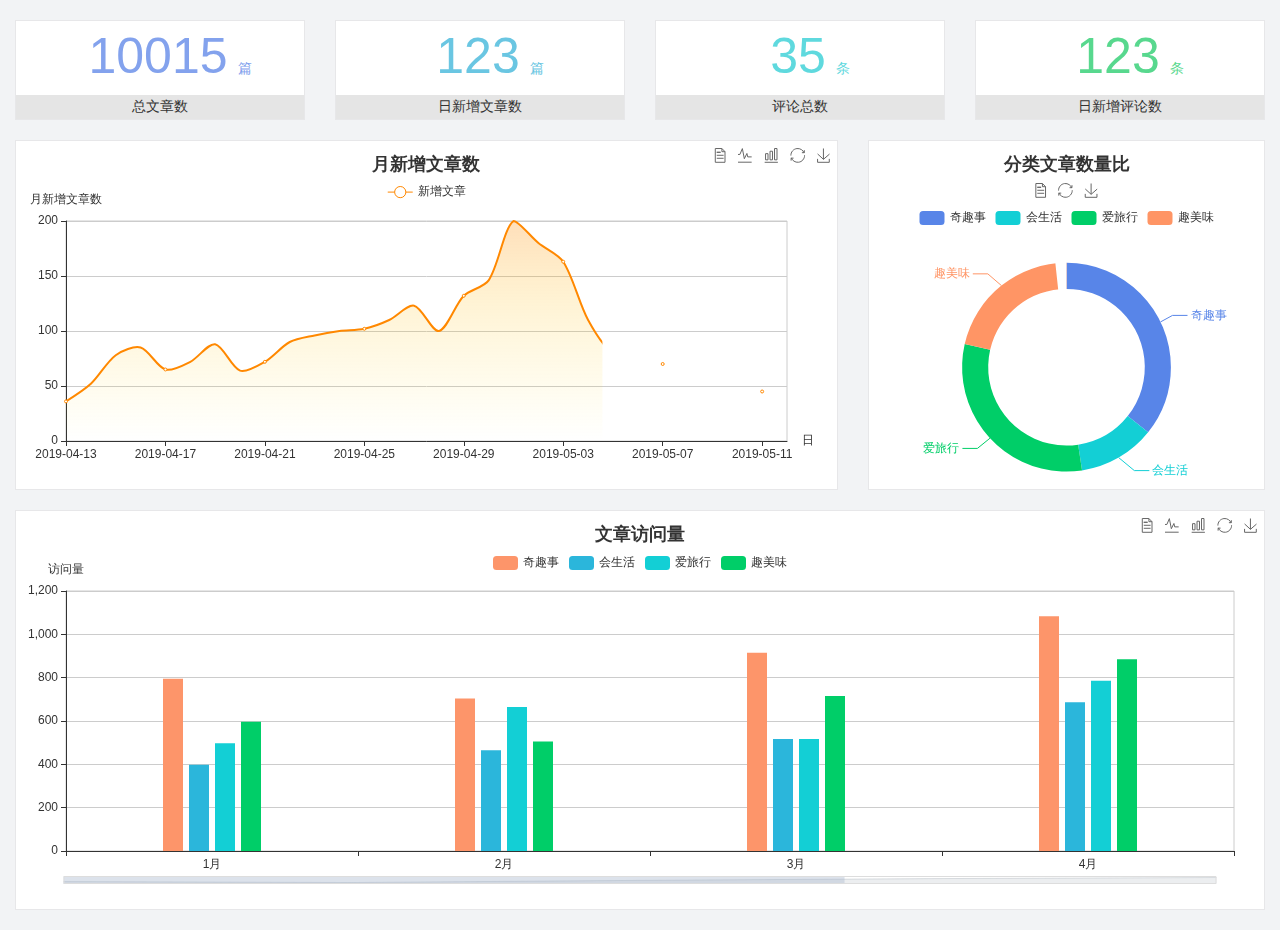
<file: home/dashboard.html>
<!DOCTYPE html>
<html lang="en">

<head>
  <meta charset="UTF-8">
  <meta name="viewport" content="width=device-width, initial-scale=1.0">
  <meta http-equiv="X-UA-Compatible" content="ie=edge">
  <title>图表统计</title>
  <link rel="stylesheet" href="../../assets/lib/bootstrap.css" />
  <link rel="stylesheet" href="../../assets/lib/main.css" />
  <script src="../../assets/lib/jquery.js"></script>
  <script type="text/javascript" src="../../assets/lib/echarts.min.js"></script>
</head>

<body>
  <div class="container-fluid">
    <div class="row spannel_list">
      <div class="col-sm-3 col-xs-6">
        <div class="spannel">
          <em>10015</em><span>篇</span>
          <b>总文章数</b>
        </div>
      </div>
      <div class="col-sm-3 col-xs-6">
        <div class="spannel scolor01">
          <em>123</em><span>篇</span>
          <b>日新增文章数</b>
        </div>
      </div>
      <div class="col-sm-3 col-xs-6">
        <div class="spannel scolor02">
          <em>35</em><span>条</span>
          <b>评论总数</b>
        </div>
      </div>
      <div class="col-sm-3 col-xs-6">
        <div class="spannel scolor03">
          <em>123</em><span>条</span>
          <b>日新增评论数</b>
        </div>
      </div>
    </div>
  </div>

  <div class="container-fluid">
    <div class="row curve-pie">
      <div class="col-lg-8 col-md-8">
        <div class="gragh_pannel" id="curve_show"></div>
      </div>
      <div class="col-lg-4 col-md-4">
        <div class="gragh_pannel" id="pie_show"></div>
      </div>
    </div>
  </div>

  <div class="container-fluid">
    <div class="column_pannel" id="column_show"></div>
  </div>

  <script>
    var oChart = echarts.init(document.getElementById('curve_show'));
    var aList_all = [
      { 'count': 36, 'date': '2019-04-13' },
      { 'count': 52, 'date': '2019-04-14' },
      { 'count': 78, 'date': '2019-04-15' },
      { 'count': 85, 'date': '2019-04-16' },
      { 'count': 65, 'date': '2019-04-17' },
      { 'count': 72, 'date': '2019-04-18' },
      { 'count': 88, 'date': '2019-04-19' },
      { 'count': 64, 'date': '2019-04-20' },
      { 'count': 72, 'date': '2019-04-21' },
      { 'count': 90, 'date': '2019-04-22' },
      { 'count': 96, 'date': '2019-04-23' },
      { 'count': 100, 'date': '2019-04-24' },
      { 'count': 102, 'date': '2019-04-25' },
      { 'count': 110, 'date': '2019-04-26' },
      { 'count': 123, 'date': '2019-04-27' },
      { 'count': 100, 'date': '2019-04-28' },
      { 'count': 132, 'date': '2019-04-29' },
      { 'count': 146, 'date': '2019-04-30' },
      { 'count': 200, 'date': '2019-05-01' },
      { 'count': 180, 'date': '2019-05-02' },
      { 'count': 163, 'date': '2019-05-03' },
      { 'count': 110, 'date': '2019-05-04' },
      { 'count': 80, 'date': '2019-05-05' },
      { 'count': 82, 'date': '2019-05-06' },
      { 'count': 70, 'date': '2019-05-07' },
      { 'count': 65, 'date': '2019-05-08' },
      { 'count': 54, 'date': '2019-05-09' },
      { 'count': 40, 'date': '2019-05-10' },
      { 'count': 45, 'date': '2019-05-11' },
      { 'count': 38, 'date': '2019-05-12' },
    ];

    let aCount = [];
    let aDate = [];

    for (var i = 0; i < aList_all.length; i++) {
      aCount.push(aList_all[i].count);
      aDate.push(aList_all[i].date);
    }

    var chartopt = {
      title: {
        text: '月新增文章数',
        left: 'center',
        top: '10'
      },
      tooltip: {
        trigger: 'axis'
      },
      legend: {
        data: ['新增文章'],
        top: '40'
      },
      toolbox: {
        show: true,
        feature: {
          mark: { show: true },
          dataView: { show: true, readOnly: false },
          magicType: { show: true, type: ['line', 'bar'] },
          restore: { show: true },
          saveAsImage: { show: true }
        }
      },
      calculable: true,
      xAxis: [
        {
          name: '日',
          type: 'category',
          boundaryGap: false,
          data: aDate
        }
      ],
      yAxis: [
        {
          name: '月新增文章数',
          type: 'value'
        }
      ],
      series: [
        {
          name: '新增文章',
          type: 'line',
          smooth: true,
          itemStyle: { normal: { areaStyle: { type: 'default' }, color: '#f80' }, lineStyle: { color: '#f80' } },
          data: aCount
        }],
      areaStyle: {
        normal: {
          color: new echarts.graphic.LinearGradient(0, 0, 0, 1, [{
            offset: 0,
            color: 'rgba(255,136,0,0.39)'
          }, {
            offset: .34,
            color: 'rgba(255,180,0,0.25)'
          }, {
            offset: 1,
            color: 'rgba(255,222,0,0.00)'
          }])

        }
      },
      grid: {
        show: true,
        x: 50,
        x2: 50,
        y: 80,
        height: 220
      }
    };

    oChart.setOption(chartopt);


    var oPie = echarts.init(document.getElementById('pie_show'));
    var oPieopt =
    {
      title: {
        top: 10,
        text: '分类文章数量比',
        x: 'center'
      },
      tooltip: {
        trigger: 'item',
        formatter: "{a} <br/>{b} : {c} ({d}%)"
      },
      color: ['#5885e8', '#13cfd5', '#00ce68', '#ff9565'],
      legend: {
        x: 'center',
        top: 65,
        data: ['奇趣事', '会生活', '爱旅行', '趣美味']
      },
      toolbox: {
        show: true,
        x: 'center',
        top: 35,
        feature: {
          mark: { show: true },
          dataView: { show: true, readOnly: false },
          magicType: {
            show: true,
            type: ['pie', 'funnel'],
            option: {
              funnel: {
                x: '25%',
                width: '50%',
                funnelAlign: 'left',
                max: 1548
              }
            }
          },
          restore: { show: true },
          saveAsImage: { show: true }
        }
      },
      calculable: true,
      series: [
        {
          name: '访问来源',
          type: 'pie',
          radius: ['45%', '60%'],
          center: ['50%', '65%'],
          data: [
            { value: 300, name: '奇趣事' },
            { value: 100, name: '会生活' },
            { value: 260, name: '爱旅行' },
            { value: 180, name: '趣美味' }
          ]
        }
      ]
    };
    oPie.setOption(oPieopt);



    var oColumn = this.echarts.init(document.getElementById('column_show'));
    var oColumnopt =
    {
      title: {
        text: '文章访问量',
        left: 'center',
        top: '10'
      },
      tooltip: {
        trigger: 'axis'
      },
      legend: {
        data: ['奇趣事', '会生活', '爱旅行', '趣美味'],
        top: '40'
      },
      toolbox: {
        show: true,
        feature: {
          mark: { show: true },
          dataView: { show: true, readOnly: false },
          magicType: { show: true, type: ['line', 'bar'] },
          restore: { show: true },
          saveAsImage: { show: true }
        }
      },
      calculable: true,
      xAxis: [
        {
          type: 'category',
          data: ['1月', '2月', '3月', '4月', '5月']
        }
      ],
      yAxis: [
        {
          name: '访问量',
          type: 'value'
        }
      ],
      series: [
        {
          name: '奇趣事',
          type: 'bar',
          barWidth: 20,
          itemStyle: {
            normal: { areaStyle: { type: 'default' }, color: '#fd956a' }
          },
          data: [800, 708, 920, 1090, 1200]
        },
        {
          name: '会生活',
          type: 'bar',
          barWidth: 20,
          itemStyle: {
            normal: { areaStyle: { type: 'default' }, color: '#2bb6db' }
          },
          data: [400, 468, 520, 690, 800]
        },
        {
          name: '爱旅行',
          type: 'bar',
          barWidth: 20,
          itemStyle: {
            normal: { areaStyle: { type: 'default' }, color: '#13cfd5' }
          },
          data: [500, 668, 520, 790, 900]
        },
        {
          name: '趣美味',
          type: 'bar',
          barWidth: 20,
          itemStyle: {
            normal: { areaStyle: { type: 'default' }, color: '#00ce68' }
          },
          data: [600, 508, 720, 890, 1000]
        }
      ],
      grid: {
        show: true,
        x: 50,
        x2: 30,
        y: 80,
        height: 260
      },
      dataZoom: [//给x轴设置滚动条
        {
          start: 0,//默认为0
          end: 100 - 1000 / 31,//默认为100
          type: 'slider',
          show: true,
          xAxisIndex: [0],
          handleSize: 0,//滑动条的 左右2个滑动条的大小
          height: 8,//组件高度
          left: 45, //左边的距离
          right: 50,//右边的距离
          bottom: 26,//右边的距离
          handleColor: '#ddd',//h滑动图标的颜色
          handleStyle: {
            borderColor: "#cacaca",
            borderWidth: "1",
            shadowBlur: 2,
            background: "#ddd",
            shadowColor: "#ddd",
          }
        }]
    };
    oColumn.setOption(oColumnopt);
  </script>
</body>

</html>
</file>
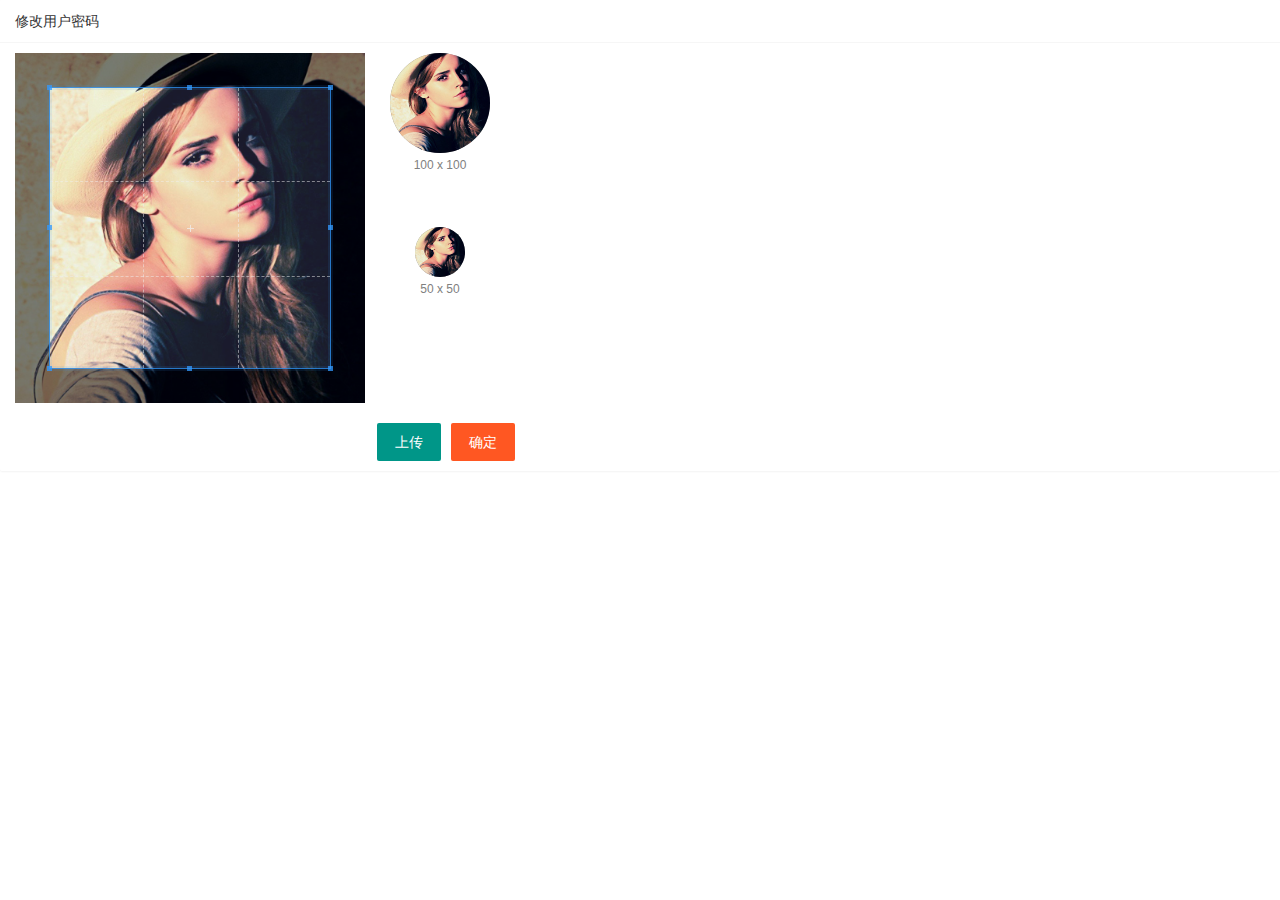
<file: user/user_avatar.html>
<!DOCTYPE html>
<html lang="en">
<head>
  <meta charset="UTF-8">
  <meta http-equiv="X-UA-Compatible" content="IE=edge">
  <meta name="viewport" content="width=device-width, initial-scale=1.0">
  <title>Document</title>
  <link rel="stylesheet" href="/assets/lib/layui/css/layui.css">
  <link rel="stylesheet" href="/assets/lib/cropper/cropper.css" />
  <link rel="stylesheet" href="/assets/css/user/user_avatar.css">
</head>
<body>
  <div class="layui-card">
    <div class="layui-card-header">修改用户密码</div>
    <div class="layui-card-body">
       <!-- 第一行的图片裁剪和预览区域 -->
  <div class="row1">
    <!-- 图片裁剪区域 -->
    <div class="cropper-box">
      <!-- 这个 img 标签很重要，将来会把它初始化为裁剪区域 -->
      <img id="image" src="/assets/images/sample.jpg" />
    </div>
    <!-- 图片的预览区域 -->
    <div class="preview-box">
      <div>
        <!-- 宽高为 100px 的预览区域 -->
        <div class="img-preview w100"></div>
        <p class="size">100 x 100</p>
      </div>
      <div>
        <!-- 宽高为 50px 的预览区域 -->
        <div class="img-preview w50"></div>
        <p class="size">50 x 50</p>
      </div>
    </div>
  </div>

  <!-- 第二行的按钮区域 -->
  <div class="row2">
    <input type="file" id="file" accept="image/png,image/jpeg,image/gif">
    <button type="button" class="layui-btn" id="btnChoose">上传</button>
    <button type="button" class="layui-btn layui-btn-danger" id="btnConfirm">确定</button>
  </div>
    </div>
  </div>

</body>
<script src="/assets/lib/jquery.js"></script>
<script src="/assets/lib/cropper/Cropper.js"></script>
<script src="/assets/lib/cropper/jquery-cropper.js"></script>
<script src="/assets/lib/layui/layui.all.js"></script>
<script src="/assets/js/baseApi.js"></script>
<script src="/assets/js/user/user_avatar.js"></script>
</html>
</file>
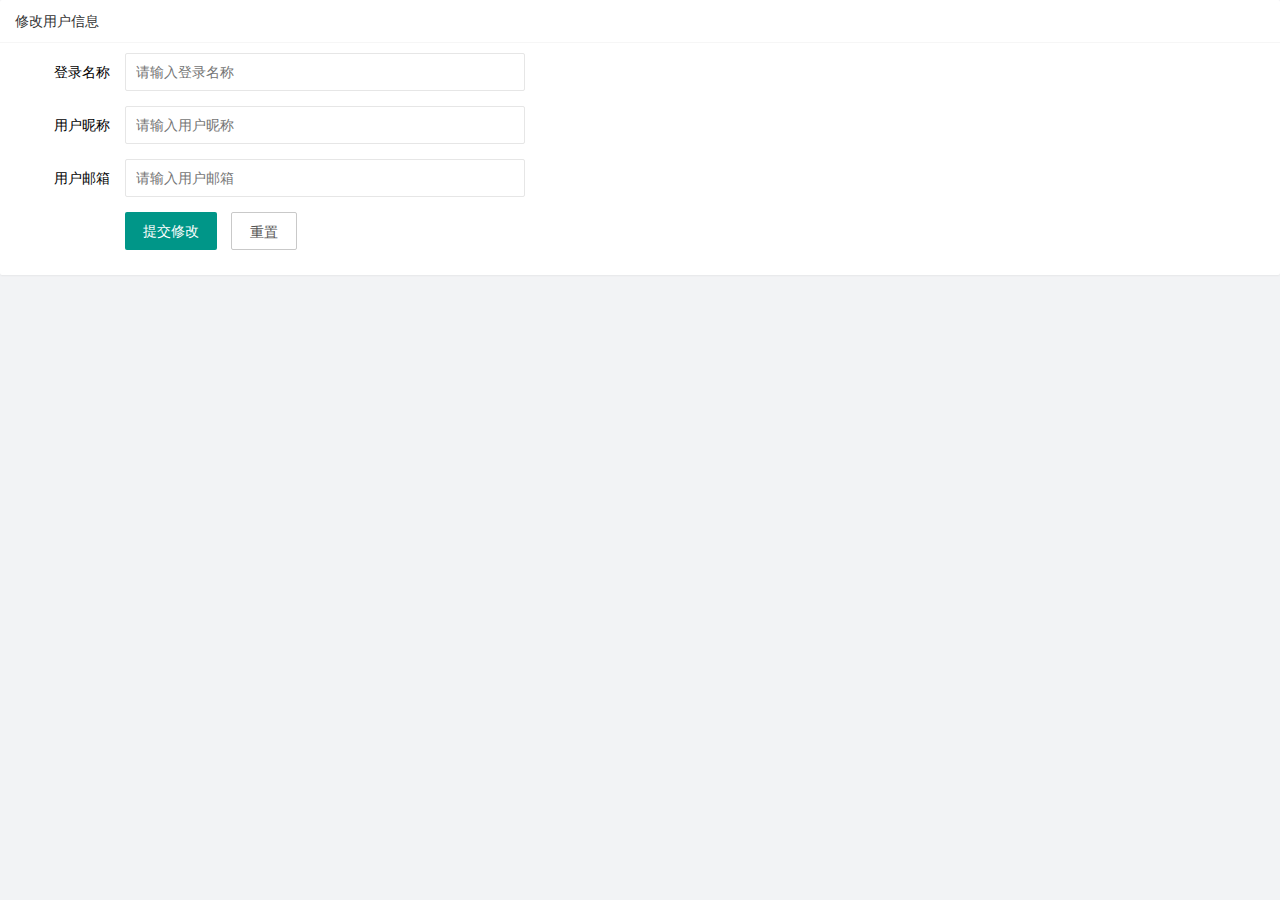
<file: user/user_info.html>
<!DOCTYPE html>
<html lang="en">
<head>
  <meta charset="UTF-8">
  <meta http-equiv="X-UA-Compatible" content="IE=edge">
  <meta name="viewport" content="width=device-width, initial-scale=1.0">
  <title>Document</title>
  <link rel="stylesheet" href="/assets/lib/layui/css/layui.css">
  <link rel="stylesheet" href="/assets/css/user/user_info.css">
</head>
<body>
  <div class="layui-card">
    <div class="layui-card-header">修改用户信息</div>
    <div class="layui-card-body">
      <form class="layui-form"  lay-filter="userForm">
        <!-- 隐藏域 -->
        <input type="hidden" name="id">
        <div class="layui-form-item">
          <label class="layui-form-label">登录名称</label>
          <div class="layui-input-block">
            <!-- 禁用输入框: disabled readonly 属性都可以 -->
            <input type="text" name="username" required  lay-verify="required" placeholder="请输入登录名称" autocomplete="off" class="layui-input" readonly>
          </div>
        </div>
        <div class="layui-form-item">
          <label class="layui-form-label">用户昵称</label>
          <div class="layui-input-block">
            <input type="text" name="nickname" required  lay-verify="required|nickname" placeholder="请输入用户昵称" autocomplete="off" class="layui-input">
          </div>
        </div>
        <div class="layui-form-item">
          <label class="layui-form-label">用户邮箱</label>
          <div class="layui-input-block">
            <input type="text" name="email" required  lay-verify="required|email" placeholder="请输入用户邮箱" autocomplete="off" class="layui-input">
          </div>
        </div>
        <div class="layui-form-item">
          <div class="layui-input-block">
            <button class="layui-btn" lay-submit lay-filter="formDemo">提交修改</button>
            <button type="reset" class="layui-btn layui-btn-primary"  id="btnReset">重置</button>
          </div>
        </div>
      </form>
    </div>
  </div>

</body>
<script src="/assets/lib/jquery.js"></script>
<script src="/assets/lib/layui/layui.all.js"></script>
<script src="/assets/js/baseApi.js"></script>
<script src="/assets/js/user/user_info.js"></script>
</html>
</file>
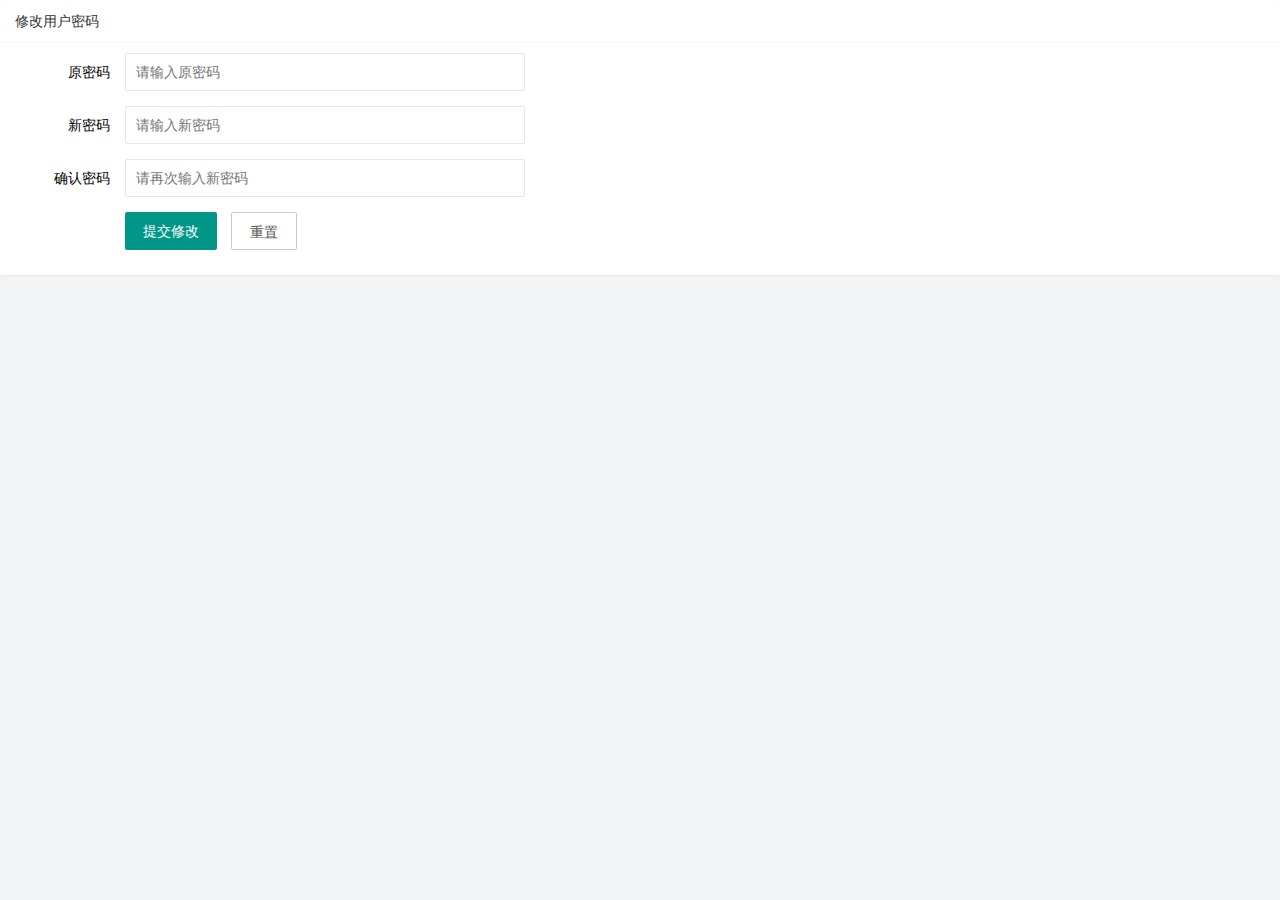
<file: user/user_pwd.html>
<!DOCTYPE html>
<html lang="en">
<head>
  <meta charset="UTF-8">
  <meta http-equiv="X-UA-Compatible" content="IE=edge">
  <meta name="viewport" content="width=device-width, initial-scale=1.0">
  <title>Document</title>
  <link rel="stylesheet" href="/assets/lib/layui/css/layui.css">
  <link rel="stylesheet" href="/assets/css/user/user_pwd.css">
</head>
<body>
  <div class="layui-card">
    <div class="layui-card-header">修改用户密码</div>
    <div class="layui-card-body">
      <form class="layui-form" >
        <!-- 隐藏域 -->
        <input type="hidden" name="id">
        <div class="layui-form-item">
          <label class="layui-form-label">原密码</label>
          <div class="layui-input-block">
            <input type="password" name="old_pwd" required  lay-verify="required|pass" placeholder="请输入原密码" autocomplete="off" class="layui-input" >
          </div>
        </div>
        <div class="layui-form-item">
          <label class="layui-form-label">新密码</label>
          <div class="layui-input-block">
            <input type="password" name="new_pwd" required  lay-verify="required|pass|samePwd" placeholder="请输入新密码" autocomplete="off" class="layui-input">
          </div>
        </div>
        <div class="layui-form-item">
          <label class="layui-form-label">确认密码</label>
          <div class="layui-input-block">
            <input type="password" name="re_pwd" required  lay-verify="required|pass|rePwd" placeholder="请再次输入新密码" autocomplete="off" class="layui-input">
          </div>
        </div>
        <div class="layui-form-item">
          <div class="layui-input-block">
            <button class="layui-btn" lay-submit lay-filter="formDemo">提交修改</button>
            <button type="reset" class="layui-btn layui-btn-primary"  id="btnReset">重置</button>
          </div>
        </div>
      </form>
    </div>
  </div>

</body>
<script src="/assets/lib/jquery.js"></script>
<script src="/assets/lib/layui/layui.all.js"></script>
<script src="/assets/js/baseApi.js"></script>
<script src="/assets/js/user/user_pwd.js"></script>
</html>
</file>
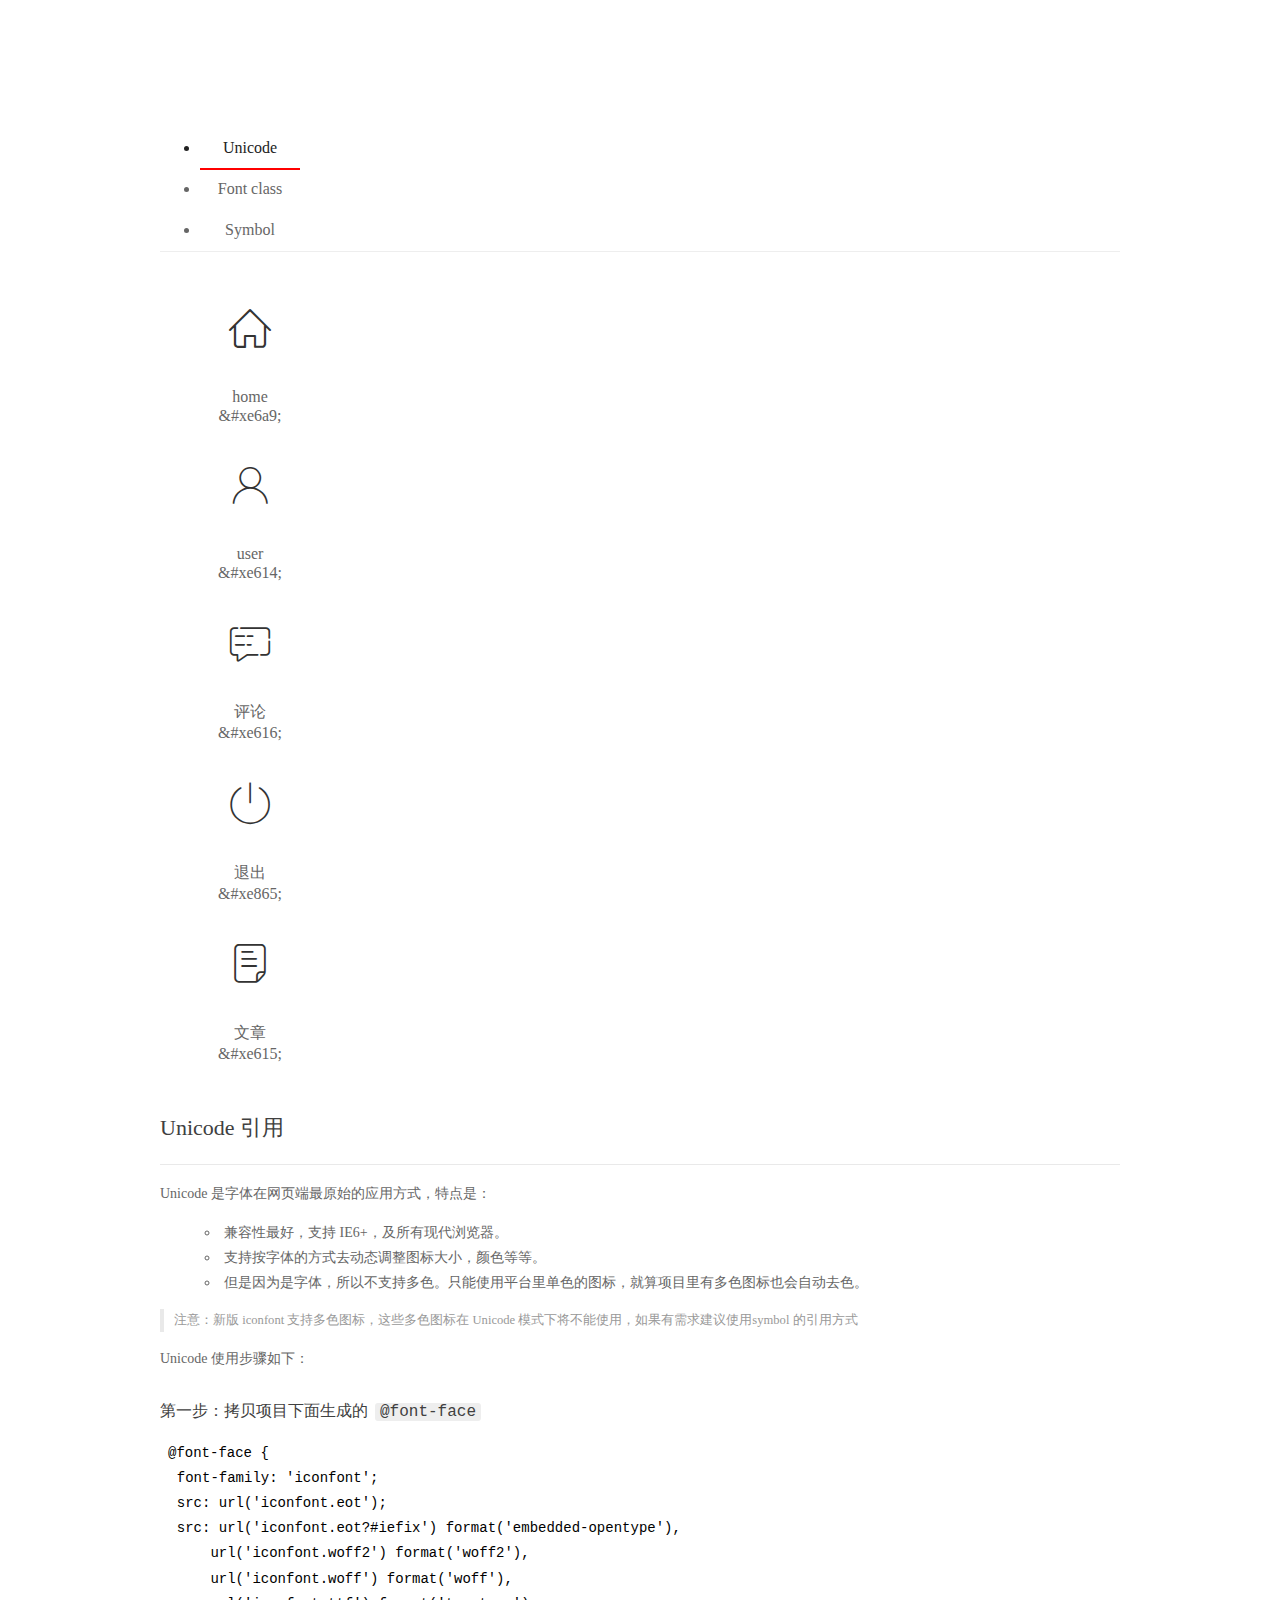
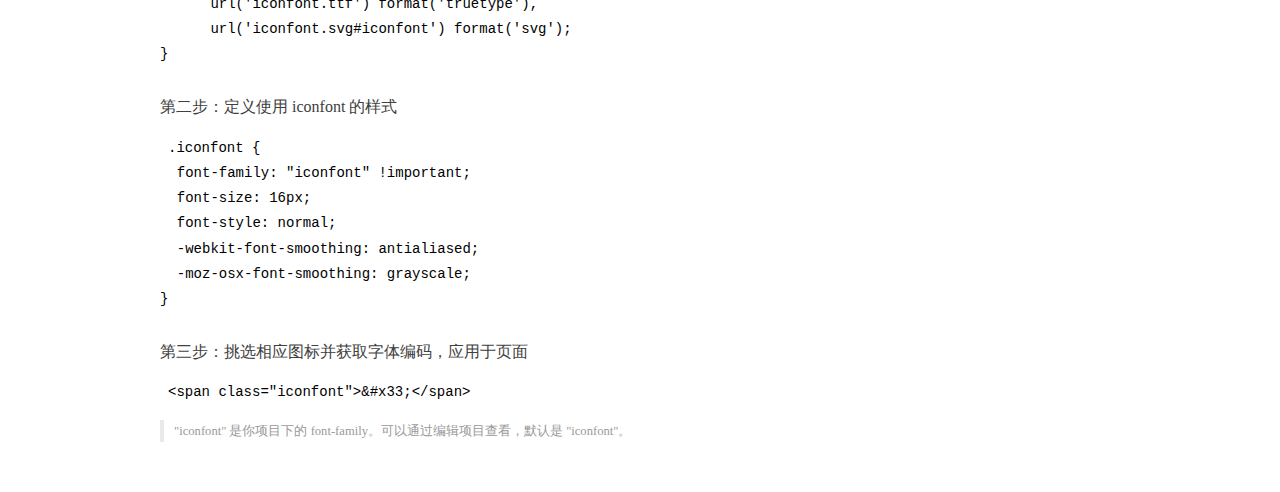
<file: assets/fonts/demo_index.html>
<!DOCTYPE html>
<html>
<head>
  <meta charset="utf-8"/>
  <title>IconFont Demo</title>
  <link rel="shortcut icon" href="https://gtms04.alicdn.com/tps/i4/TB1_oz6GVXXXXaFXpXXJDFnIXXX-64-64.ico" type="image/x-icon"/>
  <link rel="stylesheet" href="https://g.alicdn.com/thx/cube/1.3.2/cube.min.css">
  <link rel="stylesheet" href="demo.css">
  <link rel="stylesheet" href="iconfont.css">
  <script src="iconfont.js"></script>
  <!-- jQuery -->
  <script src="https://a1.alicdn.com/oss/uploads/2018/12/26/7bfddb60-08e8-11e9-9b04-53e73bb6408b.js"></script>
  <!-- 代码高亮 -->
  <script src="https://a1.alicdn.com/oss/uploads/2018/12/26/a3f714d0-08e6-11e9-8a15-ebf944d7534c.js"></script>
</head>
<body>
  <div class="main">
    <h1 class="logo"><a href="https://www.iconfont.cn/" title="iconfont 首页" target="_blank">&#xe86b;</a></h1>
    <div class="nav-tabs">
      <ul id="tabs" class="dib-box">
        <li class="dib active"><span>Unicode</span></li>
        <li class="dib"><span>Font class</span></li>
        <li class="dib"><span>Symbol</span></li>
      </ul>
      
    </div>
    <div class="tab-container">
      <div class="content unicode" style="display: block;">
          <ul class="icon_lists dib-box">
          
            <li class="dib">
              <span class="icon iconfont">&#xe6a9;</span>
                <div class="name">home</div>
                <div class="code-name">&amp;#xe6a9;</div>
              </li>
          
            <li class="dib">
              <span class="icon iconfont">&#xe614;</span>
                <div class="name">user</div>
                <div class="code-name">&amp;#xe614;</div>
              </li>
          
            <li class="dib">
              <span class="icon iconfont">&#xe616;</span>
                <div class="name">评论</div>
                <div class="code-name">&amp;#xe616;</div>
              </li>
          
            <li class="dib">
              <span class="icon iconfont">&#xe865;</span>
                <div class="name">退出</div>
                <div class="code-name">&amp;#xe865;</div>
              </li>
          
            <li class="dib">
              <span class="icon iconfont">&#xe615;</span>
                <div class="name">文章</div>
                <div class="code-name">&amp;#xe615;</div>
              </li>
          
          </ul>
          <div class="article markdown">
          <h2 id="unicode-">Unicode 引用</h2>
          <hr>

          <p>Unicode 是字体在网页端最原始的应用方式，特点是：</p>
          <ul>
            <li>兼容性最好，支持 IE6+，及所有现代浏览器。</li>
            <li>支持按字体的方式去动态调整图标大小，颜色等等。</li>
            <li>但是因为是字体，所以不支持多色。只能使用平台里单色的图标，就算项目里有多色图标也会自动去色。</li>
          </ul>
          <blockquote>
            <p>注意：新版 iconfont 支持多色图标，这些多色图标在 Unicode 模式下将不能使用，如果有需求建议使用symbol 的引用方式</p>
          </blockquote>
          <p>Unicode 使用步骤如下：</p>
          <h3 id="-font-face">第一步：拷贝项目下面生成的 <code>@font-face</code></h3>
<pre><code class="language-css"
>@font-face {
  font-family: 'iconfont';
  src: url('iconfont.eot');
  src: url('iconfont.eot?#iefix') format('embedded-opentype'),
      url('iconfont.woff2') format('woff2'),
      url('iconfont.woff') format('woff'),
      url('iconfont.ttf') format('truetype'),
      url('iconfont.svg#iconfont') format('svg');
}
</code></pre>
          <h3 id="-iconfont-">第二步：定义使用 iconfont 的样式</h3>
<pre><code class="language-css"
>.iconfont {
  font-family: "iconfont" !important;
  font-size: 16px;
  font-style: normal;
  -webkit-font-smoothing: antialiased;
  -moz-osx-font-smoothing: grayscale;
}
</code></pre>
          <h3 id="-">第三步：挑选相应图标并获取字体编码，应用于页面</h3>
<pre>
<code class="language-html"
>&lt;span class="iconfont"&gt;&amp;#x33;&lt;/span&gt;
</code></pre>
          <blockquote>
            <p>"iconfont" 是你项目下的 font-family。可以通过编辑项目查看，默认是 "iconfont"。</p>
          </blockquote>
          </div>
      </div>
      <div class="content font-class">
        <ul class="icon_lists dib-box">
          
          <li class="dib">
            <span class="icon iconfont icon-home"></span>
            <div class="name">
              home
            </div>
            <div class="code-name">.icon-home
            </div>
          </li>
          
          <li class="dib">
            <span class="icon iconfont icon-user"></span>
            <div class="name">
              user
            </div>
            <div class="code-name">.icon-user
            </div>
          </li>
          
          <li class="dib">
            <span class="icon iconfont icon-pinglun"></span>
            <div class="name">
              评论
            </div>
            <div class="code-name">.icon-pinglun
            </div>
          </li>
          
          <li class="dib">
            <span class="icon iconfont icon-tuichu"></span>
            <div class="name">
              退出
            </div>
            <div class="code-name">.icon-tuichu
            </div>
          </li>
          
          <li class="dib">
            <span class="icon iconfont icon-16"></span>
            <div class="name">
              文章
            </div>
            <div class="code-name">.icon-16
            </div>
          </li>
          
        </ul>
        <div class="article markdown">
        <h2 id="font-class-">font-class 引用</h2>
        <hr>

        <p>font-class 是 Unicode 使用方式的一种变种，主要是解决 Unicode 书写不直观，语意不明确的问题。</p>
        <p>与 Unicode 使用方式相比，具有如下特点：</p>
        <ul>
          <li>兼容性良好，支持 IE8+，及所有现代浏览器。</li>
          <li>相比于 Unicode 语意明确，书写更直观。可以很容易分辨这个 icon 是什么。</li>
          <li>因为使用 class 来定义图标，所以当要替换图标时，只需要修改 class 里面的 Unicode 引用。</li>
          <li>不过因为本质上还是使用的字体，所以多色图标还是不支持的。</li>
        </ul>
        <p>使用步骤如下：</p>
        <h3 id="-fontclass-">第一步：引入项目下面生成的 fontclass 代码：</h3>
<pre><code class="language-html">&lt;link rel="stylesheet" href="./iconfont.css"&gt;
</code></pre>
        <h3 id="-">第二步：挑选相应图标并获取类名，应用于页面：</h3>
<pre><code class="language-html">&lt;span class="iconfont icon-xxx"&gt;&lt;/span&gt;
</code></pre>
        <blockquote>
          <p>"
            iconfont" 是你项目下的 font-family。可以通过编辑项目查看，默认是 "iconfont"。</p>
        </blockquote>
      </div>
      </div>
      <div class="content symbol">
          <ul class="icon_lists dib-box">
          
            <li class="dib">
                <svg class="icon svg-icon" aria-hidden="true">
                  <use xlink:href="#icon-home"></use>
                </svg>
                <div class="name">home</div>
                <div class="code-name">#icon-home</div>
            </li>
          
            <li class="dib">
                <svg class="icon svg-icon" aria-hidden="true">
                  <use xlink:href="#icon-user"></use>
                </svg>
                <div class="name">user</div>
                <div class="code-name">#icon-user</div>
            </li>
          
            <li class="dib">
                <svg class="icon svg-icon" aria-hidden="true">
                  <use xlink:href="#icon-pinglun"></use>
                </svg>
                <div class="name">评论</div>
                <div class="code-name">#icon-pinglun</div>
            </li>
          
            <li class="dib">
                <svg class="icon svg-icon" aria-hidden="true">
                  <use xlink:href="#icon-tuichu"></use>
                </svg>
                <div class="name">退出</div>
                <div class="code-name">#icon-tuichu</div>
            </li>
          
            <li class="dib">
                <svg class="icon svg-icon" aria-hidden="true">
                  <use xlink:href="#icon-16"></use>
                </svg>
                <div class="name">文章</div>
                <div class="code-name">#icon-16</div>
            </li>
          
          </ul>
          <div class="article markdown">
          <h2 id="symbol-">Symbol 引用</h2>
          <hr>

          <p>这是一种全新的使用方式，应该说这才是未来的主流，也是平台目前推荐的用法。相关介绍可以参考这篇<a href="">文章</a>
            这种用法其实是做了一个 SVG 的集合，与另外两种相比具有如下特点：</p>
          <ul>
            <li>支持多色图标了，不再受单色限制。</li>
            <li>通过一些技巧，支持像字体那样，通过 <code>font-size</code>, <code>color</code> 来调整样式。</li>
            <li>兼容性较差，支持 IE9+，及现代浏览器。</li>
            <li>浏览器渲染 SVG 的性能一般，还不如 png。</li>
          </ul>
          <p>使用步骤如下：</p>
          <h3 id="-symbol-">第一步：引入项目下面生成的 symbol 代码：</h3>
<pre><code class="language-html">&lt;script src="./iconfont.js"&gt;&lt;/script&gt;
</code></pre>
          <h3 id="-css-">第二步：加入通用 CSS 代码（引入一次就行）：</h3>
<pre><code class="language-html">&lt;style&gt;
.icon {
  width: 1em;
  height: 1em;
  vertical-align: -0.15em;
  fill: currentColor;
  overflow: hidden;
}
&lt;/style&gt;
</code></pre>
          <h3 id="-">第三步：挑选相应图标并获取类名，应用于页面：</h3>
<pre><code class="language-html">&lt;svg class="icon" aria-hidden="true"&gt;
  &lt;use xlink:href="#icon-xxx"&gt;&lt;/use&gt;
&lt;/svg&gt;
</code></pre>
          </div>
      </div>

    </div>
  </div>
  <script>
  $(document).ready(function () {
      $('.tab-container .content:first').show()

      $('#tabs li').click(function (e) {
        var tabContent = $('.tab-container .content')
        var index = $(this).index()

        if ($(this).hasClass('active')) {
          return
        } else {
          $('#tabs li').removeClass('active')
          $(this).addClass('active')

          tabContent.hide().eq(index).fadeIn()
        }
      })
    })
  </script>
</body>
</html>
</file>
<file: assets/lib/main.css>
body{
    font-family:'MicroSoft YaHei';
    background-color: #f2f3f5;
}
.main_wrap{
    position:fixed;
    width:100%;
    height:100%;
    left:0px;
    top:0px;
    background:url('../images/login_bg.jpg'); 
    background-size:100% 100%; 
  }
.header{
    width:1200px;
    overflow: hidden;
    margin:20px auto 0;
}
.heade .logo{
    float: left;
}
.header .copyright{
    float:right;
    font-size:12px;
    color:#fff;
    text-align:right;
    line-height:20px;
    margin-top:10px;
}
.login_form_con{
    position:absolute;
    left:50%;
    top:50%;
    margin-left:-200px;
    margin-top:-155px;
    width:400px;
    height:310px;
    background-color: #edeff0;
}

.login_form{
    position: relative;
}

.login_form .icon-user{
    position:absolute;
    font-size:16px;
    color:#999;
    left:46px;
    top:12px;
}
.login_form .icon-key{
    position:absolute;
    font-size:18px;
    color:#999;
    left:46px;
    top:78px;
}
.login_title{
    height:60px;
    background:url('../images/login_title.png') center center no-repeat #fff;
}
.input_txt,.input_pass,.input_sub{
    display:block;
    width:334px;
    height:37px;
    padding:0px;
    text-indent:40px;
    border:1px solid #ddd;
    margin:27px auto 0;
    outline:none;
}
.input_sub{
    margin-top:40px;
    height:42px;
    background-color: #19b9e7;
    text-indent:0px;
    font-size:18px;
    color:#fff;
    cursor: pointer;
}
.input_sub:hover{
    background-color: #08a0cc;
}

.sider{
    position:fixed;
    left:0;
    top:0;
    bottom:0;
    width:210px;
    background-color: #323745;
}
.sider .logo{
    display:block;
    height:56px;
    background-color: #242732;
    overflow: hidden;
}
.sider .logo img{
    display:block;
    margin:6px auto 0;
}
.user_info{
    height:79px;
    border-bottom:1px solid #5a5e6b;
}

.user_info img{
    float: left;
    width:40px;
    height:40px;
    border-radius:20px;
    margin:19px 0 0 30px;
}
.user_info span{
    float: left;
    width:120px;
    font-size:12px;
    color:#fff;
    margin:23px 0 0 20px;
}
.user_info b{
    float: left;
    width: 120px;
    font-weight:normal;
    font-size:12px;
    color:#adafb5;
    margin:2px 0 0 20px;
}

.menu .level01{
    height:50px;
    line-height:50px;
}
.menu .level01 a{
    display:block;
    height:50px;
    font-size:12px;
    color:#adafb5;
    overflow: hidden;
}
.menu .level01.active a{
    background-color: #1378f0;
    color:#fff;
}
.menu .level01.active i{
    color:#fff;
}

.menu .level01 a:hover{
    background-color: #1378f0;
    color:#fff;
}
.menu .level01 a:hover i{
    color:#fff;
}
.menu .level01 i{
    color:#61646f;
    font-size:22px;
    float: left;
    margin-left:26px;
}
.menu .level01 span{
    float: left;
    margin-left:10px;
}
.menu .level01 b{
    float: right;
    margin-right:20px;
    font-weight:normal;
    transform:rotate(90deg);
    transition:all 500ms ease;
}

.menu .level01 .rotate0{
    transform:rotate(0deg);
}

.menu .level02{
    background: #242732;
    display:none;
}


.menu .level02 li{
    height:40px;
    line-height:40px;
}
.menu .level02 li a{
    display:block;
    height:40px;
    font-size:12px;
    color:#adafb5;
    overflow: hidden;
}

.menu .level02 li a:hover{
    background-color: #1378f0;
    color:#fff;
}

.menu .level02 li i{
    font-size:12px;
    float: left;
    margin-left:60px;
}
.menu .level02 li span{
    font-size:12px;
    float: left;
    margin-left:5px;
}

.menu .level02 .active a{
    color:#ffae00;
}

.header_bar{
    position:fixed;
    left:210px;
    right:0;
    top:0;
    height:56px;
    background-color: #fff;
}

.main{
    position:fixed;
    left:210px;
    top:56px;
    right:0;
    bottom:0;
    background-color: #f2f3f5;
}

.search_form{
    width:218px;
    height:33px;
    border:1px solid #ddd;
    background-color: #f2f3f5;
    border-radius:16px;
    float: left;
    margin:12px 0 0 27px;
}

.search_form input{
    padding:0px;
    margin:0px;
    border:0px;
    float: left;
    background-color: #f2f3f5;
    font-size:12px;
    width:175px;
    height:31px;
    margin-left:12px;
    outline:none;
   
}

.search_form .icon-search{
    line-height:33px;
    cursor: pointer;
    font-size:18px;
    color:#abaebb;
}
.user_center_link{
    float:right;

}
.user_center_link a{
    line-height:56px;
    font-size:12px;
    color:#999;
    margin-right:15px;
}
.user_center_link a:hover{
    color:#ffae00
}

.user_center_link img{
    width:42px;
    height:42px;
    border-radius:32px;
    margin-right:10px;
}

.spannel_list{
    margin-top:20px;
}

.spannel{
	height:100px;
	overflow:hidden;
	text-align:center;
    position:relative;
    background-color: #fff;
    border:1px solid #e7e7e9;
    margin-bottom:20px;
}

.spannel em{
    font-style:normal;
	font-size:50px;
	line-height:50px;
	display:inline-block;
	margin:10px 0 0 20px;
	font-family:'Arial';
	color:#83a2ed;
}

.spannel span{
	font-size:14px;
	display:inline-block;
	color:#83a2ed;
	margin-left:10px;
}

.spannel b{
	position:absolute;
	left:0;
	bottom:0;
	width:100%;
	line-height:24px;
	background:#e5e5e5;
	color:#333;
	font-size:14px;
	font-weight:normal;
}

.scolor01 em,.scolor01 span{
	color:#6ac6e2;
}

.scolor02 em,.scolor02 span{
	color:#5fd9de;
}

.scolor03 em,.scolor03 span{
	color:#58d88e;
}


.gragh_pannel{
    height:350px;
    border:1px solid #e7e7e9;
    background-color: #fff!important; 
    margin-bottom:20px;  
}

.column_pannel{
    margin-bottom:20px;
    height:400px;
    border:1px solid #e7e7e9;
    background-color: #fff!important;   
}

.common_title{
    line-height:42px;
    background-color: #fbfbfb;
    border:1px solid #e7e7e9;
    margin-top:20px;
    text-indent: 15px;
    font-size:14px;
    color:#333;
}

.common_con{
    border:1px solid #e7e7e9;
    border-top:0px;
    background-color: #fff;
    padding-bottom:20px;
    margin-bottom:20px;
}
.opt_btns{
    margin-top:20px;
}

.mp20{
    margin-top:20px;
}

.pagination{   
   margin:0;
}

.article_form{
    margin-top:20px;
}

.form-group{
    margin-bottom:25px;
}

.form-group label{
    font-weight:normal;
    color:#666;
}

.icon-icondate{
    line-height:16px;
}

.user_pic{
    width:100px;
    height:100px;
    margin-bottom:10px;
}

.article_cover{
    width:200px;
    height:200px;
    margin-bottom:10px;
}
</file>
<file: assets/lib/layui/css/layui.css>
/** layui-v2.5.5 MIT License By https://www.layui.com */
 .layui-inline,img{display:inline-block;vertical-align:middle}h1,h2,h3,h4,h5,h6{font-weight:400}.layui-edge,.layui-header,.layui-inline,.layui-main{position:relative}.layui-body,.layui-edge,.layui-elip{overflow:hidden}.layui-btn,.layui-edge,.layui-inline,img{vertical-align:middle}.layui-btn,.layui-disabled,.layui-icon,.layui-unselect{-moz-user-select:none;-webkit-user-select:none;-ms-user-select:none}.layui-elip,.layui-form-checkbox span,.layui-form-pane .layui-form-label{text-overflow:ellipsis;white-space:nowrap}.layui-breadcrumb,.layui-tree-btnGroup{visibility:hidden}blockquote,body,button,dd,div,dl,dt,form,h1,h2,h3,h4,h5,h6,input,li,ol,p,pre,td,textarea,th,ul{margin:0;padding:0;-webkit-tap-highlight-color:rgba(0,0,0,0)}a:active,a:hover{outline:0}img{border:none}li{list-style:none}table{border-collapse:collapse;border-spacing:0}h4,h5,h6{font-size:100%}button,input,optgroup,option,select,textarea{font-family:inherit;font-size:inherit;font-style:inherit;font-weight:inherit;outline:0}pre{white-space:pre-wrap;white-space:-moz-pre-wrap;white-space:-pre-wrap;white-space:-o-pre-wrap;word-wrap:break-word}body{line-height:24px;font:14px Helvetica Neue,Helvetica,PingFang SC,Tahoma,Arial,sans-serif}hr{height:1px;margin:10px 0;border:0;clear:both}a{color:#333;text-decoration:none}a:hover{color:#777}a cite{font-style:normal;*cursor:pointer}.layui-border-box,.layui-border-box *{box-sizing:border-box}.layui-box,.layui-box *{box-sizing:content-box}.layui-clear{clear:both;*zoom:1}.layui-clear:after{content:'\20';clear:both;*zoom:1;display:block;height:0}.layui-inline{*display:inline;*zoom:1}.layui-edge{display:inline-block;width:0;height:0;border-width:6px;border-style:dashed;border-color:transparent}.layui-edge-top{top:-4px;border-bottom-color:#999;border-bottom-style:solid}.layui-edge-right{border-left-color:#999;border-left-style:solid}.layui-edge-bottom{top:2px;border-top-color:#999;border-top-style:solid}.layui-edge-left{border-right-color:#999;border-right-style:solid}.layui-disabled,.layui-disabled:hover{color:#d2d2d2!important;cursor:not-allowed!important}.layui-circle{border-radius:100%}.layui-show{display:block!important}.layui-hide{display:none!important}@font-face{font-family:layui-icon;src:url(../font/iconfont.eot?v=250);src:url(../font/iconfont.eot?v=250#iefix) format('embedded-opentype'),url(../font/iconfont.woff2?v=250) format('woff2'),url(../font/iconfont.woff?v=250) format('woff'),url(../font/iconfont.ttf?v=250) format('truetype'),url(../font/iconfont.svg?v=250#layui-icon) format('svg')}.layui-icon{font-family:layui-icon!important;font-size:16px;font-style:normal;-webkit-font-smoothing:antialiased;-moz-osx-font-smoothing:grayscale}.layui-icon-reply-fill:before{content:"\e611"}.layui-icon-set-fill:before{content:"\e614"}.layui-icon-menu-fill:before{content:"\e60f"}.layui-icon-search:before{content:"\e615"}.layui-icon-share:before{content:"\e641"}.layui-icon-set-sm:before{content:"\e620"}.layui-icon-engine:before{content:"\e628"}.layui-icon-close:before{content:"\1006"}.layui-icon-close-fill:before{content:"\1007"}.layui-icon-chart-screen:before{content:"\e629"}.layui-icon-star:before{content:"\e600"}.layui-icon-circle-dot:before{content:"\e617"}.layui-icon-chat:before{content:"\e606"}.layui-icon-release:before{content:"\e609"}.layui-icon-list:before{content:"\e60a"}.layui-icon-chart:before{content:"\e62c"}.layui-icon-ok-circle:before{content:"\1005"}.layui-icon-layim-theme:before{content:"\e61b"}.layui-icon-table:before{content:"\e62d"}.layui-icon-right:before{content:"\e602"}.layui-icon-left:before{content:"\e603"}.layui-icon-cart-simple:before{content:"\e698"}.layui-icon-face-cry:before{content:"\e69c"}.layui-icon-face-smile:before{content:"\e6af"}.layui-icon-survey:before{content:"\e6b2"}.layui-icon-tree:before{content:"\e62e"}.layui-icon-upload-circle:before{content:"\e62f"}.layui-icon-add-circle:before{content:"\e61f"}.layui-icon-download-circle:before{content:"\e601"}.layui-icon-templeate-1:before{content:"\e630"}.layui-icon-util:before{content:"\e631"}.layui-icon-face-surprised:before{content:"\e664"}.layui-icon-edit:before{content:"\e642"}.layui-icon-speaker:before{content:"\e645"}.layui-icon-down:before{content:"\e61a"}.layui-icon-file:before{content:"\e621"}.layui-icon-layouts:before{content:"\e632"}.layui-icon-rate-half:before{content:"\e6c9"}.layui-icon-add-circle-fine:before{content:"\e608"}.layui-icon-prev-circle:before{content:"\e633"}.layui-icon-read:before{content:"\e705"}.layui-icon-404:before{content:"\e61c"}.layui-icon-carousel:before{content:"\e634"}.layui-icon-help:before{content:"\e607"}.layui-icon-code-circle:before{content:"\e635"}.layui-icon-water:before{content:"\e636"}.layui-icon-username:before{content:"\e66f"}.layui-icon-find-fill:before{content:"\e670"}.layui-icon-about:before{content:"\e60b"}.layui-icon-location:before{content:"\e715"}.layui-icon-up:before{content:"\e619"}.layui-icon-pause:before{content:"\e651"}.layui-icon-date:before{content:"\e637"}.layui-icon-layim-uploadfile:before{content:"\e61d"}.layui-icon-delete:before{content:"\e640"}.layui-icon-play:before{content:"\e652"}.layui-icon-top:before{content:"\e604"}.layui-icon-friends:before{content:"\e612"}.layui-icon-refresh-3:before{content:"\e9aa"}.layui-icon-ok:before{content:"\e605"}.layui-icon-layer:before{content:"\e638"}.layui-icon-face-smile-fine:before{content:"\e60c"}.layui-icon-dollar:before{content:"\e659"}.layui-icon-group:before{content:"\e613"}.layui-icon-layim-download:before{content:"\e61e"}.layui-icon-picture-fine:before{content:"\e60d"}.layui-icon-link:before{content:"\e64c"}.layui-icon-diamond:before{content:"\e735"}.layui-icon-log:before{content:"\e60e"}.layui-icon-rate-solid:before{content:"\e67a"}.layui-icon-fonts-del:before{content:"\e64f"}.layui-icon-unlink:before{content:"\e64d"}.layui-icon-fonts-clear:before{content:"\e639"}.layui-icon-triangle-r:before{content:"\e623"}.layui-icon-circle:before{content:"\e63f"}.layui-icon-radio:before{content:"\e643"}.layui-icon-align-center:before{content:"\e647"}.layui-icon-align-right:before{content:"\e648"}.layui-icon-align-left:before{content:"\e649"}.layui-icon-loading-1:before{content:"\e63e"}.layui-icon-return:before{content:"\e65c"}.layui-icon-fonts-strong:before{content:"\e62b"}.layui-icon-upload:before{content:"\e67c"}.layui-icon-dialogue:before{content:"\e63a"}.layui-icon-video:before{content:"\e6ed"}.layui-icon-headset:before{content:"\e6fc"}.layui-icon-cellphone-fine:before{content:"\e63b"}.layui-icon-add-1:before{content:"\e654"}.layui-icon-face-smile-b:before{content:"\e650"}.layui-icon-fonts-html:before{content:"\e64b"}.layui-icon-form:before{content:"\e63c"}.layui-icon-cart:before{content:"\e657"}.layui-icon-camera-fill:before{content:"\e65d"}.layui-icon-tabs:before{content:"\e62a"}.layui-icon-fonts-code:before{content:"\e64e"}.layui-icon-fire:before{content:"\e756"}.layui-icon-set:before{content:"\e716"}.layui-icon-fonts-u:before{content:"\e646"}.layui-icon-triangle-d:before{content:"\e625"}.layui-icon-tips:before{content:"\e702"}.layui-icon-picture:before{content:"\e64a"}.layui-icon-more-vertical:before{content:"\e671"}.layui-icon-flag:before{content:"\e66c"}.layui-icon-loading:before{content:"\e63d"}.layui-icon-fonts-i:before{content:"\e644"}.layui-icon-refresh-1:before{content:"\e666"}.layui-icon-rmb:before{content:"\e65e"}.layui-icon-home:before{content:"\e68e"}.layui-icon-user:before{content:"\e770"}.layui-icon-notice:before{content:"\e667"}.layui-icon-login-weibo:before{content:"\e675"}.layui-icon-voice:before{content:"\e688"}.layui-icon-upload-drag:before{content:"\e681"}.layui-icon-login-qq:before{content:"\e676"}.layui-icon-snowflake:before{content:"\e6b1"}.layui-icon-file-b:before{content:"\e655"}.layui-icon-template:before{content:"\e663"}.layui-icon-auz:before{content:"\e672"}.layui-icon-console:before{content:"\e665"}.layui-icon-app:before{content:"\e653"}.layui-icon-prev:before{content:"\e65a"}.layui-icon-website:before{content:"\e7ae"}.layui-icon-next:before{content:"\e65b"}.layui-icon-component:before{content:"\e857"}.layui-icon-more:before{content:"\e65f"}.layui-icon-login-wechat:before{content:"\e677"}.layui-icon-shrink-right:before{content:"\e668"}.layui-icon-spread-left:before{content:"\e66b"}.layui-icon-camera:before{content:"\e660"}.layui-icon-note:before{content:"\e66e"}.layui-icon-refresh:before{content:"\e669"}.layui-icon-female:before{content:"\e661"}.layui-icon-male:before{content:"\e662"}.layui-icon-password:before{content:"\e673"}.layui-icon-senior:before{content:"\e674"}.layui-icon-theme:before{content:"\e66a"}.layui-icon-tread:before{content:"\e6c5"}.layui-icon-praise:before{content:"\e6c6"}.layui-icon-star-fill:before{content:"\e658"}.layui-icon-rate:before{content:"\e67b"}.layui-icon-template-1:before{content:"\e656"}.layui-icon-vercode:before{content:"\e679"}.layui-icon-cellphone:before{content:"\e678"}.layui-icon-screen-full:before{content:"\e622"}.layui-icon-screen-restore:before{content:"\e758"}.layui-icon-cols:before{content:"\e610"}.layui-icon-export:before{content:"\e67d"}.layui-icon-print:before{content:"\e66d"}.layui-icon-slider:before{content:"\e714"}.layui-icon-addition:before{content:"\e624"}.layui-icon-subtraction:before{content:"\e67e"}.layui-icon-service:before{content:"\e626"}.layui-icon-transfer:before{content:"\e691"}.layui-main{width:1140px;margin:0 auto}.layui-header{z-index:1000;height:60px}.layui-header a:hover{transition:all .5s;-webkit-transition:all .5s}.layui-side{position:fixed;left:0;top:0;bottom:0;z-index:999;width:200px;overflow-x:hidden}.layui-side-scroll{position:relative;width:220px;height:100%;overflow-x:hidden}.layui-body{position:absolute;left:200px;right:0;top:0;bottom:0;z-index:998;width:auto;overflow-y:auto;box-sizing:border-box}.layui-layout-body{overflow:hidden}.layui-layout-admin .layui-header{background-color:#23262E}.layui-layout-admin .layui-side{top:60px;width:200px;overflow-x:hidden}.layui-layout-admin .layui-body{position:fixed;top:60px;bottom:44px}.layui-layout-admin .layui-main{width:auto;margin:0 15px}.layui-layout-admin .layui-footer{position:fixed;left:200px;right:0;bottom:0;height:44px;line-height:44px;padding:0 15px;background-color:#eee}.layui-layout-admin .layui-logo{position:absolute;left:0;top:0;width:200px;height:100%;line-height:60px;text-align:center;color:#009688;font-size:16px}.layui-layout-admin .layui-header .layui-nav{background:0 0}.layui-layout-left{position:absolute!important;left:200px;top:0}.layui-layout-right{position:absolute!important;right:0;top:0}.layui-container{position:relative;margin:0 auto;padding:0 15px;box-sizing:border-box}.layui-fluid{position:relative;margin:0 auto;padding:0 15px}.layui-row:after,.layui-row:before{content:'';display:block;clear:both}.layui-col-lg1,.layui-col-lg10,.layui-col-lg11,.layui-col-lg12,.layui-col-lg2,.layui-col-lg3,.layui-col-lg4,.layui-col-lg5,.layui-col-lg6,.layui-col-lg7,.layui-col-lg8,.layui-col-lg9,.layui-col-md1,.layui-col-md10,.layui-col-md11,.layui-col-md12,.layui-col-md2,.layui-col-md3,.layui-col-md4,.layui-col-md5,.layui-col-md6,.layui-col-md7,.layui-col-md8,.layui-col-md9,.layui-col-sm1,.layui-col-sm10,.layui-col-sm11,.layui-col-sm12,.layui-col-sm2,.layui-col-sm3,.layui-col-sm4,.layui-col-sm5,.layui-col-sm6,.layui-col-sm7,.layui-col-sm8,.layui-col-sm9,.layui-col-xs1,.layui-col-xs10,.layui-col-xs11,.layui-col-xs12,.layui-col-xs2,.layui-col-xs3,.layui-col-xs4,.layui-col-xs5,.layui-col-xs6,.layui-col-xs7,.layui-col-xs8,.layui-col-xs9{position:relative;display:block;box-sizing:border-box}.layui-col-xs1,.layui-col-xs10,.layui-col-xs11,.layui-col-xs12,.layui-col-xs2,.layui-col-xs3,.layui-col-xs4,.layui-col-xs5,.layui-col-xs6,.layui-col-xs7,.layui-col-xs8,.layui-col-xs9{float:left}.layui-col-xs1{width:8.33333333%}.layui-col-xs2{width:16.66666667%}.layui-col-xs3{width:25%}.layui-col-xs4{width:33.33333333%}.layui-col-xs5{width:41.66666667%}.layui-col-xs6{width:50%}.layui-col-xs7{width:58.33333333%}.layui-col-xs8{width:66.66666667%}.layui-col-xs9{width:75%}.layui-col-xs10{width:83.33333333%}.layui-col-xs11{width:91.66666667%}.layui-col-xs12{width:100%}.layui-col-xs-offset1{margin-left:8.33333333%}.layui-col-xs-offset2{margin-left:16.66666667%}.layui-col-xs-offset3{margin-left:25%}.layui-col-xs-offset4{margin-left:33.33333333%}.layui-col-xs-offset5{margin-left:41.66666667%}.layui-col-xs-offset6{margin-left:50%}.layui-col-xs-offset7{margin-left:58.33333333%}.layui-col-xs-offset8{margin-left:66.66666667%}.layui-col-xs-offset9{margin-left:75%}.layui-col-xs-offset10{margin-left:83.33333333%}.layui-col-xs-offset11{margin-left:91.66666667%}.layui-col-xs-offset12{margin-left:100%}@media screen and (max-width:768px){.layui-hide-xs{display:none!important}.layui-show-xs-block{display:block!important}.layui-show-xs-inline{display:inline!important}.layui-show-xs-inline-block{display:inline-block!important}}@media screen and (min-width:768px){.layui-container{width:750px}.layui-hide-sm{display:none!important}.layui-show-sm-block{display:block!important}.layui-show-sm-inline{display:inline!important}.layui-show-sm-inline-block{display:inline-block!important}.layui-col-sm1,.layui-col-sm10,.layui-col-sm11,.layui-col-sm12,.layui-col-sm2,.layui-col-sm3,.layui-col-sm4,.layui-col-sm5,.layui-col-sm6,.layui-col-sm7,.layui-col-sm8,.layui-col-sm9{float:left}.layui-col-sm1{width:8.33333333%}.layui-col-sm2{width:16.66666667%}.layui-col-sm3{width:25%}.layui-col-sm4{width:33.33333333%}.layui-col-sm5{width:41.66666667%}.layui-col-sm6{width:50%}.layui-col-sm7{width:58.33333333%}.layui-col-sm8{width:66.66666667%}.layui-col-sm9{width:75%}.layui-col-sm10{width:83.33333333%}.layui-col-sm11{width:91.66666667%}.layui-col-sm12{width:100%}.layui-col-sm-offset1{margin-left:8.33333333%}.layui-col-sm-offset2{margin-left:16.66666667%}.layui-col-sm-offset3{margin-left:25%}.layui-col-sm-offset4{margin-left:33.33333333%}.layui-col-sm-offset5{margin-left:41.66666667%}.layui-col-sm-offset6{margin-left:50%}.layui-col-sm-offset7{margin-left:58.33333333%}.layui-col-sm-offset8{margin-left:66.66666667%}.layui-col-sm-offset9{margin-left:75%}.layui-col-sm-offset10{margin-left:83.33333333%}.layui-col-sm-offset11{margin-left:91.66666667%}.layui-col-sm-offset12{margin-left:100%}}@media screen and (min-width:992px){.layui-container{width:970px}.layui-hide-md{display:none!important}.layui-show-md-block{display:block!important}.layui-show-md-inline{display:inline!important}.layui-show-md-inline-block{display:inline-block!important}.layui-col-md1,.layui-col-md10,.layui-col-md11,.layui-col-md12,.layui-col-md2,.layui-col-md3,.layui-col-md4,.layui-col-md5,.layui-col-md6,.layui-col-md7,.layui-col-md8,.layui-col-md9{float:left}.layui-col-md1{width:8.33333333%}.layui-col-md2{width:16.66666667%}.layui-col-md3{width:25%}.layui-col-md4{width:33.33333333%}.layui-col-md5{width:41.66666667%}.layui-col-md6{width:50%}.layui-col-md7{width:58.33333333%}.layui-col-md8{width:66.66666667%}.layui-col-md9{width:75%}.layui-col-md10{width:83.33333333%}.layui-col-md11{width:91.66666667%}.layui-col-md12{width:100%}.layui-col-md-offset1{margin-left:8.33333333%}.layui-col-md-offset2{margin-left:16.66666667%}.layui-col-md-offset3{margin-left:25%}.layui-col-md-offset4{margin-left:33.33333333%}.layui-col-md-offset5{margin-left:41.66666667%}.layui-col-md-offset6{margin-left:50%}.layui-col-md-offset7{margin-left:58.33333333%}.layui-col-md-offset8{margin-left:66.66666667%}.layui-col-md-offset9{margin-left:75%}.layui-col-md-offset10{margin-left:83.33333333%}.layui-col-md-offset11{margin-left:91.66666667%}.layui-col-md-offset12{margin-left:100%}}@media screen and (min-width:1200px){.layui-container{width:1170px}.layui-hide-lg{display:none!important}.layui-show-lg-block{display:block!important}.layui-show-lg-inline{display:inline!important}.layui-show-lg-inline-block{display:inline-block!important}.layui-col-lg1,.layui-col-lg10,.layui-col-lg11,.layui-col-lg12,.layui-col-lg2,.layui-col-lg3,.layui-col-lg4,.layui-col-lg5,.layui-col-lg6,.layui-col-lg7,.layui-col-lg8,.layui-col-lg9{float:left}.layui-col-lg1{width:8.33333333%}.layui-col-lg2{width:16.66666667%}.layui-col-lg3{width:25%}.layui-col-lg4{width:33.33333333%}.layui-col-lg5{width:41.66666667%}.layui-col-lg6{width:50%}.layui-col-lg7{width:58.33333333%}.layui-col-lg8{width:66.66666667%}.layui-col-lg9{width:75%}.layui-col-lg10{width:83.33333333%}.layui-col-lg11{width:91.66666667%}.layui-col-lg12{width:100%}.layui-col-lg-offset1{margin-left:8.33333333%}.layui-col-lg-offset2{margin-left:16.66666667%}.layui-col-lg-offset3{margin-left:25%}.layui-col-lg-offset4{margin-left:33.33333333%}.layui-col-lg-offset5{margin-left:41.66666667%}.layui-col-lg-offset6{margin-left:50%}.layui-col-lg-offset7{margin-left:58.33333333%}.layui-col-lg-offset8{margin-left:66.66666667%}.layui-col-lg-offset9{margin-left:75%}.layui-col-lg-offset10{margin-left:83.33333333%}.layui-col-lg-offset11{margin-left:91.66666667%}.layui-col-lg-offset12{margin-left:100%}}.layui-col-space1{margin:-.5px}.layui-col-space1>*{padding:.5px}.layui-col-space3{margin:-1.5px}.layui-col-space3>*{padding:1.5px}.layui-col-space5{margin:-2.5px}.layui-col-space5>*{padding:2.5px}.layui-col-space8{margin:-3.5px}.layui-col-space8>*{padding:3.5px}.layui-col-space10{margin:-5px}.layui-col-space10>*{padding:5px}.layui-col-space12{margin:-6px}.layui-col-space12>*{padding:6px}.layui-col-space15{margin:-7.5px}.layui-col-space15>*{padding:7.5px}.layui-col-space18{margin:-9px}.layui-col-space18>*{padding:9px}.layui-col-space20{margin:-10px}.layui-col-space20>*{padding:10px}.layui-col-space22{margin:-11px}.layui-col-space22>*{padding:11px}.layui-col-space25{margin:-12.5px}.layui-col-space25>*{padding:12.5px}.layui-col-space30{margin:-15px}.layui-col-space30>*{padding:15px}.layui-btn,.layui-input,.layui-select,.layui-textarea,.layui-upload-button{outline:0;-webkit-appearance:none;transition:all .3s;-webkit-transition:all .3s;box-sizing:border-box}.layui-elem-quote{margin-bottom:10px;padding:15px;line-height:22px;border-left:5px solid #009688;border-radius:0 2px 2px 0;background-color:#f2f2f2}.layui-quote-nm{border-style:solid;border-width:1px 1px 1px 5px;background:0 0}.layui-elem-field{margin-bottom:10px;padding:0;border-width:1px;border-style:solid}.layui-elem-field legend{margin-left:20px;padding:0 10px;font-size:20px;font-weight:300}.layui-field-title{margin:10px 0 20px;border-width:1px 0 0}.layui-field-box{padding:10px 15px}.layui-field-title .layui-field-box{padding:10px 0}.layui-progress{position:relative;height:6px;border-radius:20px;background-color:#e2e2e2}.layui-progress-bar{position:absolute;left:0;top:0;width:0;max-width:100%;height:6px;border-radius:20px;text-align:right;background-color:#5FB878;transition:all .3s;-webkit-transition:all .3s}.layui-progress-big,.layui-progress-big .layui-progress-bar{height:18px;line-height:18px}.layui-progress-text{position:relative;top:-20px;line-height:18px;font-size:12px;color:#666}.layui-progress-big .layui-progress-text{position:static;padding:0 10px;color:#fff}.layui-collapse{border-width:1px;border-style:solid;border-radius:2px}.layui-colla-content,.layui-colla-item{border-top-width:1px;border-top-style:solid}.layui-colla-item:first-child{border-top:none}.layui-colla-title{position:relative;height:42px;line-height:42px;padding:0 15px 0 35px;color:#333;background-color:#f2f2f2;cursor:pointer;font-size:14px;overflow:hidden}.layui-colla-content{display:none;padding:10px 15px;line-height:22px;color:#666}.layui-colla-icon{position:absolute;left:15px;top:0;font-size:14px}.layui-card{margin-bottom:15px;border-radius:2px;background-color:#fff;box-shadow:0 1px 2px 0 rgba(0,0,0,.05)}.layui-card:last-child{margin-bottom:0}.layui-card-header{position:relative;height:42px;line-height:42px;padding:0 15px;border-bottom:1px solid #f6f6f6;color:#333;border-radius:2px 2px 0 0;font-size:14px}.layui-bg-black,.layui-bg-blue,.layui-bg-cyan,.layui-bg-green,.layui-bg-orange,.layui-bg-red{color:#fff!important}.layui-card-body{position:relative;padding:10px 15px;line-height:24px}.layui-card-body[pad15]{padding:15px}.layui-card-body[pad20]{padding:20px}.layui-card-body .layui-table{margin:5px 0}.layui-card .layui-tab{margin:0}.layui-panel-window{position:relative;padding:15px;border-radius:0;border-top:5px solid #E6E6E6;background-color:#fff}.layui-auxiliar-moving{position:fixed;left:0;right:0;top:0;bottom:0;width:100%;height:100%;background:0 0;z-index:9999999999}.layui-form-label,.layui-form-mid,.layui-form-select,.layui-input-block,.layui-input-inline,.layui-textarea{position:relative}.layui-bg-red{background-color:#FF5722!important}.layui-bg-orange{background-color:#FFB800!important}.layui-bg-green{background-color:#009688!important}.layui-bg-cyan{background-color:#2F4056!important}.layui-bg-blue{background-color:#1E9FFF!important}.layui-bg-black{background-color:#393D49!important}.layui-bg-gray{background-color:#eee!important;color:#666!important}.layui-badge-rim,.layui-colla-content,.layui-colla-item,.layui-collapse,.layui-elem-field,.layui-form-pane .layui-form-item[pane],.layui-form-pane .layui-form-label,.layui-input,.layui-layedit,.layui-layedit-tool,.layui-quote-nm,.layui-select,.layui-tab-bar,.layui-tab-card,.layui-tab-title,.layui-tab-title .layui-this:after,.layui-textarea{border-color:#e6e6e6}.layui-timeline-item:before,hr{background-color:#e6e6e6}.layui-text{line-height:22px;font-size:14px;color:#666}.layui-text h1,.layui-text h2,.layui-text h3{font-weight:500;color:#333}.layui-text h1{font-size:30px}.layui-text h2{font-size:24px}.layui-text h3{font-size:18px}.layui-text a:not(.layui-btn){color:#01AAED}.layui-text a:not(.layui-btn):hover{text-decoration:underline}.layui-text ul{padding:5px 0 5px 15px}.layui-text ul li{margin-top:5px;list-style-type:disc}.layui-text em,.layui-word-aux{color:#999!important;padding:0 5px!important}.layui-btn{display:inline-block;height:38px;line-height:38px;padding:0 18px;background-color:#009688;color:#fff;white-space:nowrap;text-align:center;font-size:14px;border:none;border-radius:2px;cursor:pointer}.layui-btn:hover{opacity:.8;filter:alpha(opacity=80);color:#fff}.layui-btn:active{opacity:1;filter:alpha(opacity=100)}.layui-btn+.layui-btn{margin-left:10px}.layui-btn-container{font-size:0}.layui-btn-container .layui-btn{margin-right:10px;margin-bottom:10px}.layui-btn-container .layui-btn+.layui-btn{margin-left:0}.layui-table .layui-btn-container .layui-btn{margin-bottom:9px}.layui-btn-radius{border-radius:100px}.layui-btn .layui-icon{margin-right:3px;font-size:18px;vertical-align:bottom;vertical-align:middle\9}.layui-btn-primary{border:1px solid #C9C9C9;background-color:#fff;color:#555}.layui-btn-primary:hover{border-color:#009688;color:#333}.layui-btn-normal{background-color:#1E9FFF}.layui-btn-warm{background-color:#FFB800}.layui-btn-danger{background-color:#FF5722}.layui-btn-checked{background-color:#5FB878}.layui-btn-disabled,.layui-btn-disabled:active,.layui-btn-disabled:hover{border:1px solid #e6e6e6;background-color:#FBFBFB;color:#C9C9C9;cursor:not-allowed;opacity:1}.layui-btn-lg{height:44px;line-height:44px;padding:0 25px;font-size:16px}.layui-btn-sm{height:30px;line-height:30px;padding:0 10px;font-size:12px}.layui-btn-sm i{font-size:16px!important}.layui-btn-xs{height:22px;line-height:22px;padding:0 5px;font-size:12px}.layui-btn-xs i{font-size:14px!important}.layui-btn-group{display:inline-block;vertical-align:middle;font-size:0}.layui-btn-group .layui-btn{margin-left:0!important;margin-right:0!important;border-left:1px solid rgba(255,255,255,.5);border-radius:0}.layui-btn-group .layui-btn-primary{border-left:none}.layui-btn-group .layui-btn-primary:hover{border-color:#C9C9C9;color:#009688}.layui-btn-group .layui-btn:first-child{border-left:none;border-radius:2px 0 0 2px}.layui-btn-group .layui-btn-primary:first-child{border-left:1px solid #c9c9c9}.layui-btn-group .layui-btn:last-child{border-radius:0 2px 2px 0}.layui-btn-group .layui-btn+.layui-btn{margin-left:0}.layui-btn-group+.layui-btn-group{margin-left:10px}.layui-btn-fluid{width:100%}.layui-input,.layui-select,.layui-textarea{height:38px;line-height:1.3;line-height:38px\9;border-width:1px;border-style:solid;background-color:#fff;border-radius:2px}.layui-input::-webkit-input-placeholder,.layui-select::-webkit-input-placeholder,.layui-textarea::-webkit-input-placeholder{line-height:1.3}.layui-input,.layui-textarea{display:block;width:100%;padding-left:10px}.layui-input:hover,.layui-textarea:hover{border-color:#D2D2D2!important}.layui-input:focus,.layui-textarea:focus{border-color:#C9C9C9!important}.layui-textarea{min-height:100px;height:auto;line-height:20px;padding:6px 10px;resize:vertical}.layui-select{padding:0 10px}.layui-form input[type=checkbox],.layui-form input[type=radio],.layui-form select{display:none}.layui-form [lay-ignore]{display:initial}.layui-form-item{margin-bottom:15px;clear:both;*zoom:1}.layui-form-item:after{content:'\20';clear:both;*zoom:1;display:block;height:0}.layui-form-label{float:left;display:block;padding:9px 15px;width:80px;font-weight:400;line-height:20px;text-align:right}.layui-form-label-col{display:block;float:none;padding:9px 0;line-height:20px;text-align:left}.layui-form-item .layui-inline{margin-bottom:5px;margin-right:10px}.layui-input-block{margin-left:110px;min-height:36px}.layui-input-inline{display:inline-block;vertical-align:middle}.layui-form-item .layui-input-inline{float:left;width:190px;margin-right:10px}.layui-form-text .layui-input-inline{width:auto}.layui-form-mid{float:left;display:block;padding:9px 0!important;line-height:20px;margin-right:10px}.layui-form-danger+.layui-form-select .layui-input,.layui-form-danger:focus{border-color:#FF5722!important}.layui-form-select .layui-input{padding-right:30px;cursor:pointer}.layui-form-select .layui-edge{position:absolute;right:10px;top:50%;margin-top:-3px;cursor:pointer;border-width:6px;border-top-color:#c2c2c2;border-top-style:solid;transition:all .3s;-webkit-transition:all .3s}.layui-form-select dl{display:none;position:absolute;left:0;top:42px;padding:5px 0;z-index:899;min-width:100%;border:1px solid #d2d2d2;max-height:300px;overflow-y:auto;background-color:#fff;border-radius:2px;box-shadow:0 2px 4px rgba(0,0,0,.12);box-sizing:border-box}.layui-form-select dl dd,.layui-form-select dl dt{padding:0 10px;line-height:36px;white-space:nowrap;overflow:hidden;text-overflow:ellipsis}.layui-form-select dl dt{font-size:12px;color:#999}.layui-form-select dl dd{cursor:pointer}.layui-form-select dl dd:hover{background-color:#f2f2f2;-webkit-transition:.5s all;transition:.5s all}.layui-form-select .layui-select-group dd{padding-left:20px}.layui-form-select dl dd.layui-select-tips{padding-left:10px!important;color:#999}.layui-form-select dl dd.layui-this{background-color:#5FB878;color:#fff}.layui-form-checkbox,.layui-form-select dl dd.layui-disabled{background-color:#fff}.layui-form-selected dl{display:block}.layui-form-checkbox,.layui-form-checkbox *,.layui-form-switch{display:inline-block;vertical-align:middle}.layui-form-selected .layui-edge{margin-top:-9px;-webkit-transform:rotate(180deg);transform:rotate(180deg);margin-top:-3px\9}:root .layui-form-selected .layui-edge{margin-top:-9px\0/IE9}.layui-form-selectup dl{top:auto;bottom:42px}.layui-select-none{margin:5px 0;text-align:center;color:#999}.layui-select-disabled .layui-disabled{border-color:#eee!important}.layui-select-disabled .layui-edge{border-top-color:#d2d2d2}.layui-form-checkbox{position:relative;height:30px;line-height:30px;margin-right:10px;padding-right:30px;cursor:pointer;font-size:0;-webkit-transition:.1s linear;transition:.1s linear;box-sizing:border-box}.layui-form-checkbox span{padding:0 10px;height:100%;font-size:14px;border-radius:2px 0 0 2px;background-color:#d2d2d2;color:#fff;overflow:hidden}.layui-form-checkbox:hover span{background-color:#c2c2c2}.layui-form-checkbox i{position:absolute;right:0;top:0;width:30px;height:28px;border:1px solid #d2d2d2;border-left:none;border-radius:0 2px 2px 0;color:#fff;font-size:20px;text-align:center}.layui-form-checkbox:hover i{border-color:#c2c2c2;color:#c2c2c2}.layui-form-checked,.layui-form-checked:hover{border-color:#5FB878}.layui-form-checked span,.layui-form-checked:hover span{background-color:#5FB878}.layui-form-checked i,.layui-form-checked:hover i{color:#5FB878}.layui-form-item .layui-form-checkbox{margin-top:4px}.layui-form-checkbox[lay-skin=primary]{height:auto!important;line-height:normal!important;min-width:18px;min-height:18px;border:none!important;margin-right:0;padding-left:28px;padding-right:0;background:0 0}.layui-form-checkbox[lay-skin=primary] span{padding-left:0;padding-right:15px;line-height:18px;background:0 0;color:#666}.layui-form-checkbox[lay-skin=primary] i{right:auto;left:0;width:16px;height:16px;line-height:16px;border:1px solid #d2d2d2;font-size:12px;border-radius:2px;background-color:#fff;-webkit-transition:.1s linear;transition:.1s linear}.layui-form-checkbox[lay-skin=primary]:hover i{border-color:#5FB878;color:#fff}.layui-form-checked[lay-skin=primary] i{border-color:#5FB878!important;background-color:#5FB878;color:#fff}.layui-checkbox-disbaled[lay-skin=primary] span{background:0 0!important;color:#c2c2c2}.layui-checkbox-disbaled[lay-skin=primary]:hover i{border-color:#d2d2d2}.layui-form-item .layui-form-checkbox[lay-skin=primary]{margin-top:10px}.layui-form-switch{position:relative;height:22px;line-height:22px;min-width:35px;padding:0 5px;margin-top:8px;border:1px solid #d2d2d2;border-radius:20px;cursor:pointer;background-color:#fff;-webkit-transition:.1s linear;transition:.1s linear}.layui-form-switch i{position:absolute;left:5px;top:3px;width:16px;height:16px;border-radius:20px;background-color:#d2d2d2;-webkit-transition:.1s linear;transition:.1s linear}.layui-form-switch em{position:relative;top:0;width:25px;margin-left:21px;padding:0!important;text-align:center!important;color:#999!important;font-style:normal!important;font-size:12px}.layui-form-onswitch{border-color:#5FB878;background-color:#5FB878}.layui-checkbox-disbaled,.layui-checkbox-disbaled i{border-color:#e2e2e2!important}.layui-form-onswitch i{left:100%;margin-left:-21px;background-color:#fff}.layui-form-onswitch em{margin-left:5px;margin-right:21px;color:#fff!important}.layui-checkbox-disbaled span{background-color:#e2e2e2!important}.layui-checkbox-disbaled:hover i{color:#fff!important}[lay-radio]{display:none}.layui-form-radio,.layui-form-radio *{display:inline-block;vertical-align:middle}.layui-form-radio{line-height:28px;margin:6px 10px 0 0;padding-right:10px;cursor:pointer;font-size:0}.layui-form-radio *{font-size:14px}.layui-form-radio>i{margin-right:8px;font-size:22px;color:#c2c2c2}.layui-form-radio>i:hover,.layui-form-radioed>i{color:#5FB878}.layui-radio-disbaled>i{color:#e2e2e2!important}.layui-form-pane .layui-form-label{width:110px;padding:8px 15px;height:38px;line-height:20px;border-width:1px;border-style:solid;border-radius:2px 0 0 2px;text-align:center;background-color:#FBFBFB;overflow:hidden;box-sizing:border-box}.layui-form-pane .layui-input-inline{margin-left:-1px}.layui-form-pane .layui-input-block{margin-left:110px;left:-1px}.layui-form-pane .layui-input{border-radius:0 2px 2px 0}.layui-form-pane .layui-form-text .layui-form-label{float:none;width:100%;border-radius:2px;box-sizing:border-box;text-align:left}.layui-form-pane .layui-form-text .layui-input-inline{display:block;margin:0;top:-1px;clear:both}.layui-form-pane .layui-form-text .layui-input-block{margin:0;left:0;top:-1px}.layui-form-pane .layui-form-text .layui-textarea{min-height:100px;border-radius:0 0 2px 2px}.layui-form-pane .layui-form-checkbox{margin:4px 0 4px 10px}.layui-form-pane .layui-form-radio,.layui-form-pane .layui-form-switch{margin-top:6px;margin-left:10px}.layui-form-pane .layui-form-item[pane]{position:relative;border-width:1px;border-style:solid}.layui-form-pane .layui-form-item[pane] .layui-form-label{position:absolute;left:0;top:0;height:100%;border-width:0 1px 0 0}.layui-form-pane .layui-form-item[pane] .layui-input-inline{margin-left:110px}@media screen and (max-width:450px){.layui-form-item .layui-form-label{text-overflow:ellipsis;overflow:hidden;white-space:nowrap}.layui-form-item .layui-inline{display:block;margin-right:0;margin-bottom:20px;clear:both}.layui-form-item .layui-inline:after{content:'\20';clear:both;display:block;height:0}.layui-form-item .layui-input-inline{display:block;float:none;left:-3px;width:auto;margin:0 0 10px 112px}.layui-form-item .layui-input-inline+.layui-form-mid{margin-left:110px;top:-5px;padding:0}.layui-form-item .layui-form-checkbox{margin-right:5px;margin-bottom:5px}}.layui-layedit{border-width:1px;border-style:solid;border-radius:2px}.layui-layedit-tool{padding:3px 5px;border-bottom-width:1px;border-bottom-style:solid;font-size:0}.layedit-tool-fixed{position:fixed;top:0;border-top:1px solid #e2e2e2}.layui-layedit-tool .layedit-tool-mid,.layui-layedit-tool .layui-icon{display:inline-block;vertical-align:middle;text-align:center;font-size:14px}.layui-layedit-tool .layui-icon{position:relative;width:32px;height:30px;line-height:30px;margin:3px 5px;color:#777;cursor:pointer;border-radius:2px}.layui-layedit-tool .layui-icon:hover{color:#393D49}.layui-layedit-tool .layui-icon:active{color:#000}.layui-layedit-tool .layedit-tool-active{background-color:#e2e2e2;color:#000}.layui-layedit-tool .layui-disabled,.layui-layedit-tool .layui-disabled:hover{color:#d2d2d2;cursor:not-allowed}.layui-layedit-tool .layedit-tool-mid{width:1px;height:18px;margin:0 10px;background-color:#d2d2d2}.layedit-tool-html{width:50px!important;font-size:30px!important}.layedit-tool-b,.layedit-tool-code,.layedit-tool-help{font-size:16px!important}.layedit-tool-d,.layedit-tool-face,.layedit-tool-image,.layedit-tool-unlink{font-size:18px!important}.layedit-tool-image input{position:absolute;font-size:0;left:0;top:0;width:100%;height:100%;opacity:.01;filter:Alpha(opacity=1);cursor:pointer}.layui-layedit-iframe iframe{display:block;width:100%}#LAY_layedit_code{overflow:hidden}.layui-laypage{display:inline-block;*display:inline;*zoom:1;vertical-align:middle;margin:10px 0;font-size:0}.layui-laypage>a:first-child,.layui-laypage>a:first-child em{border-radius:2px 0 0 2px}.layui-laypage>a:last-child,.layui-laypage>a:last-child em{border-radius:0 2px 2px 0}.layui-laypage>:first-child{margin-left:0!important}.layui-laypage>:last-child{margin-right:0!important}.layui-laypage a,.layui-laypage button,.layui-laypage input,.layui-laypage select,.layui-laypage span{border:1px solid #e2e2e2}.layui-laypage a,.layui-laypage span{display:inline-block;*display:inline;*zoom:1;vertical-align:middle;padding:0 15px;height:28px;line-height:28px;margin:0 -1px 5px 0;background-color:#fff;color:#333;font-size:12px}.layui-flow-more a *,.layui-laypage input,.layui-table-view select[lay-ignore]{display:inline-block}.layui-laypage a:hover{color:#009688}.layui-laypage em{font-style:normal}.layui-laypage .layui-laypage-spr{color:#999;font-weight:700}.layui-laypage a{text-decoration:none}.layui-laypage .layui-laypage-curr{position:relative}.layui-laypage .layui-laypage-curr em{position:relative;color:#fff}.layui-laypage .layui-laypage-curr .layui-laypage-em{position:absolute;left:-1px;top:-1px;padding:1px;width:100%;height:100%;background-color:#009688}.layui-laypage-em{border-radius:2px}.layui-laypage-next em,.layui-laypage-prev em{font-family:Sim sun;font-size:16px}.layui-laypage .layui-laypage-count,.layui-laypage .layui-laypage-limits,.layui-laypage .layui-laypage-refresh,.layui-laypage .layui-laypage-skip{margin-left:10px;margin-right:10px;padding:0;border:none}.layui-laypage .layui-laypage-limits,.layui-laypage .layui-laypage-refresh{vertical-align:top}.layui-laypage .layui-laypage-refresh i{font-size:18px;cursor:pointer}.layui-laypage select{height:22px;padding:3px;border-radius:2px;cursor:pointer}.layui-laypage .layui-laypage-skip{height:30px;line-height:30px;color:#999}.layui-laypage button,.layui-laypage input{height:30px;line-height:30px;border-radius:2px;vertical-align:top;background-color:#fff;box-sizing:border-box}.layui-laypage input{width:40px;margin:0 10px;padding:0 3px;text-align:center}.layui-laypage input:focus,.layui-laypage select:focus{border-color:#009688!important}.layui-laypage button{margin-left:10px;padding:0 10px;cursor:pointer}.layui-table,.layui-table-view{margin:10px 0}.layui-flow-more{margin:10px 0;text-align:center;color:#999;font-size:14px}.layui-flow-more a{height:32px;line-height:32px}.layui-flow-more a *{vertical-align:top}.layui-flow-more a cite{padding:0 20px;border-radius:3px;background-color:#eee;color:#333;font-style:normal}.layui-flow-more a cite:hover{opacity:.8}.layui-flow-more a i{font-size:30px;color:#737383}.layui-table{width:100%;background-color:#fff;color:#666}.layui-table tr{transition:all .3s;-webkit-transition:all .3s}.layui-table th{text-align:left;font-weight:400}.layui-table tbody tr:hover,.layui-table thead tr,.layui-table-click,.layui-table-header,.layui-table-hover,.layui-table-mend,.layui-table-patch,.layui-table-tool,.layui-table-total,.layui-table-total tr,.layui-table[lay-even] tr:nth-child(even){background-color:#f2f2f2}.layui-table td,.layui-table th,.layui-table-col-set,.layui-table-fixed-r,.layui-table-grid-down,.layui-table-header,.layui-table-page,.layui-table-tips-main,.layui-table-tool,.layui-table-total,.layui-table-view,.layui-table[lay-skin=line],.layui-table[lay-skin=row]{border-width:1px;border-style:solid;border-color:#e6e6e6}.layui-table td,.layui-table th{position:relative;padding:9px 15px;min-height:20px;line-height:20px;font-size:14px}.layui-table[lay-skin=line] td,.layui-table[lay-skin=line] th{border-width:0 0 1px}.layui-table[lay-skin=row] td,.layui-table[lay-skin=row] th{border-width:0 1px 0 0}.layui-table[lay-skin=nob] td,.layui-table[lay-skin=nob] th{border:none}.layui-table img{max-width:100px}.layui-table[lay-size=lg] td,.layui-table[lay-size=lg] th{padding:15px 30px}.layui-table-view .layui-table[lay-size=lg] .layui-table-cell{height:40px;line-height:40px}.layui-table[lay-size=sm] td,.layui-table[lay-size=sm] th{font-size:12px;padding:5px 10px}.layui-table-view .layui-table[lay-size=sm] .layui-table-cell{height:20px;line-height:20px}.layui-table[lay-data]{display:none}.layui-table-box{position:relative;overflow:hidden}.layui-table-view .layui-table{position:relative;width:auto;margin:0}.layui-table-view .layui-table[lay-skin=line]{border-width:0 1px 0 0}.layui-table-view .layui-table[lay-skin=row]{border-width:0 0 1px}.layui-table-view .layui-table td,.layui-table-view .layui-table th{padding:5px 0;border-top:none;border-left:none}.layui-table-view .layui-table th.layui-unselect .layui-table-cell span{cursor:pointer}.layui-table-view .layui-table td{cursor:default}.layui-table-view .layui-table td[data-edit=text]{cursor:text}.layui-table-view .layui-form-checkbox[lay-skin=primary] i{width:18px;height:18px}.layui-table-view .layui-form-radio{line-height:0;padding:0}.layui-table-view .layui-form-radio>i{margin:0;font-size:20px}.layui-table-init{position:absolute;left:0;top:0;width:100%;height:100%;text-align:center;z-index:110}.layui-table-init .layui-icon{position:absolute;left:50%;top:50%;margin:-15px 0 0 -15px;font-size:30px;color:#c2c2c2}.layui-table-header{border-width:0 0 1px;overflow:hidden}.layui-table-header .layui-table{margin-bottom:-1px}.layui-table-tool .layui-inline[lay-event]{position:relative;width:26px;height:26px;padding:5px;line-height:16px;margin-right:10px;text-align:center;color:#333;border:1px solid #ccc;cursor:pointer;-webkit-transition:.5s all;transition:.5s all}.layui-table-tool .layui-inline[lay-event]:hover{border:1px solid #999}.layui-table-tool-temp{padding-right:120px}.layui-table-tool-self{position:absolute;right:17px;top:10px}.layui-table-tool .layui-table-tool-self .layui-inline[lay-event]{margin:0 0 0 10px}.layui-table-tool-panel{position:absolute;top:29px;left:-1px;padding:5px 0;min-width:150px;min-height:40px;border:1px solid #d2d2d2;text-align:left;overflow-y:auto;background-color:#fff;box-shadow:0 2px 4px rgba(0,0,0,.12)}.layui-table-cell,.layui-table-tool-panel li{overflow:hidden;text-overflow:ellipsis;white-space:nowrap}.layui-table-tool-panel li{padding:0 10px;line-height:30px;-webkit-transition:.5s all;transition:.5s all}.layui-table-tool-panel li .layui-form-checkbox[lay-skin=primary]{width:100%;padding-left:28px}.layui-table-tool-panel li:hover{background-color:#f2f2f2}.layui-table-tool-panel li .layui-form-checkbox[lay-skin=primary] i{position:absolute;left:0;top:0}.layui-table-tool-panel li .layui-form-checkbox[lay-skin=primary] span{padding:0}.layui-table-tool .layui-table-tool-self .layui-table-tool-panel{left:auto;right:-1px}.layui-table-col-set{position:absolute;right:0;top:0;width:20px;height:100%;border-width:0 0 0 1px;background-color:#fff}.layui-table-sort{width:10px;height:20px;margin-left:5px;cursor:pointer!important}.layui-table-sort .layui-edge{position:absolute;left:5px;border-width:5px}.layui-table-sort .layui-table-sort-asc{top:3px;border-top:none;border-bottom-style:solid;border-bottom-color:#b2b2b2}.layui-table-sort .layui-table-sort-asc:hover{border-bottom-color:#666}.layui-table-sort .layui-table-sort-desc{bottom:5px;border-bottom:none;border-top-style:solid;border-top-color:#b2b2b2}.layui-table-sort .layui-table-sort-desc:hover{border-top-color:#666}.layui-table-sort[lay-sort=asc] .layui-table-sort-asc{border-bottom-color:#000}.layui-table-sort[lay-sort=desc] .layui-table-sort-desc{border-top-color:#000}.layui-table-cell{height:28px;line-height:28px;padding:0 15px;position:relative;box-sizing:border-box}.layui-table-cell .layui-form-checkbox[lay-skin=primary]{top:-1px;padding:0}.layui-table-cell .layui-table-link{color:#01AAED}.laytable-cell-checkbox,.laytable-cell-numbers,.laytable-cell-radio,.laytable-cell-space{padding:0;text-align:center}.layui-table-body{position:relative;overflow:auto;margin-right:-1px;margin-bottom:-1px}.layui-table-body .layui-none{line-height:26px;padding:15px;text-align:center;color:#999}.layui-table-fixed{position:absolute;left:0;top:0;z-index:101}.layui-table-fixed .layui-table-body{overflow:hidden}.layui-table-fixed-l{box-shadow:0 -1px 8px rgba(0,0,0,.08)}.layui-table-fixed-r{left:auto;right:-1px;border-width:0 0 0 1px;box-shadow:-1px 0 8px rgba(0,0,0,.08)}.layui-table-fixed-r .layui-table-header{position:relative;overflow:visible}.layui-table-mend{position:absolute;right:-49px;top:0;height:100%;width:50px}.layui-table-tool{position:relative;z-index:890;width:100%;min-height:50px;line-height:30px;padding:10px 15px;border-width:0 0 1px}.layui-table-tool .layui-btn-container{margin-bottom:-10px}.layui-table-page,.layui-table-total{border-width:1px 0 0;margin-bottom:-1px;overflow:hidden}.layui-table-page{position:relative;width:100%;padding:7px 7px 0;height:41px;font-size:12px;white-space:nowrap}.layui-table-page>div{height:26px}.layui-table-page .layui-laypage{margin:0}.layui-table-page .layui-laypage a,.layui-table-page .layui-laypage span{height:26px;line-height:26px;margin-bottom:10px;border:none;background:0 0}.layui-table-page .layui-laypage a,.layui-table-page .layui-laypage span.layui-laypage-curr{padding:0 12px}.layui-table-page .layui-laypage span{margin-left:0;padding:0}.layui-table-page .layui-laypage .layui-laypage-prev{margin-left:-7px!important}.layui-table-page .layui-laypage .layui-laypage-curr .layui-laypage-em{left:0;top:0;padding:0}.layui-table-page .layui-laypage button,.layui-table-page .layui-laypage input{height:26px;line-height:26px}.layui-table-page .layui-laypage input{width:40px}.layui-table-page .layui-laypage button{padding:0 10px}.layui-table-page select{height:18px}.layui-table-patch .layui-table-cell{padding:0;width:30px}.layui-table-edit{position:absolute;left:0;top:0;width:100%;height:100%;padding:0 14px 1px;border-radius:0;box-shadow:1px 1px 20px rgba(0,0,0,.15)}.layui-table-edit:focus{border-color:#5FB878!important}select.layui-table-edit{padding:0 0 0 10px;border-color:#C9C9C9}.layui-table-view .layui-form-checkbox,.layui-table-view .layui-form-radio,.layui-table-view .layui-form-switch{top:0;margin:0;box-sizing:content-box}.layui-table-view .layui-form-checkbox{top:-1px;height:26px;line-height:26px}.layui-table-view .layui-form-checkbox i{height:26px}.layui-table-grid .layui-table-cell{overflow:visible}.layui-table-grid-down{position:absolute;top:0;right:0;width:26px;height:100%;padding:5px 0;border-width:0 0 0 1px;text-align:center;background-color:#fff;color:#999;cursor:pointer}.layui-table-grid-down .layui-icon{position:absolute;top:50%;left:50%;margin:-8px 0 0 -8px}.layui-table-grid-down:hover{background-color:#fbfbfb}body .layui-table-tips .layui-layer-content{background:0 0;padding:0;box-shadow:0 1px 6px rgba(0,0,0,.12)}.layui-table-tips-main{margin:-44px 0 0 -1px;max-height:150px;padding:8px 15px;font-size:14px;overflow-y:scroll;background-color:#fff;color:#666}.layui-table-tips-c{position:absolute;right:-3px;top:-13px;width:20px;height:20px;padding:3px;cursor:pointer;background-color:#666;border-radius:50%;color:#fff}.layui-table-tips-c:hover{background-color:#777}.layui-table-tips-c:before{position:relative;right:-2px}.layui-upload-file{display:none!important;opacity:.01;filter:Alpha(opacity=1)}.layui-upload-drag,.layui-upload-form,.layui-upload-wrap{display:inline-block}.layui-upload-list{margin:10px 0}.layui-upload-choose{padding:0 10px;color:#999}.layui-upload-drag{position:relative;padding:30px;border:1px dashed #e2e2e2;background-color:#fff;text-align:center;cursor:pointer;color:#999}.layui-upload-drag .layui-icon{font-size:50px;color:#009688}.layui-upload-drag[lay-over]{border-color:#009688}.layui-upload-iframe{position:absolute;width:0;height:0;border:0;visibility:hidden}.layui-upload-wrap{position:relative;vertical-align:middle}.layui-upload-wrap .layui-upload-file{display:block!important;position:absolute;left:0;top:0;z-index:10;font-size:100px;width:100%;height:100%;opacity:.01;filter:Alpha(opacity=1);cursor:pointer}.layui-transfer-active,.layui-transfer-box{display:inline-block;vertical-align:middle}.layui-transfer-box,.layui-transfer-header,.layui-transfer-search{border-width:0;border-style:solid;border-color:#e6e6e6}.layui-transfer-box{position:relative;border-width:1px;width:200px;height:360px;border-radius:2px;background-color:#fff}.layui-transfer-box .layui-form-checkbox{width:100%;margin:0!important}.layui-transfer-header{height:38px;line-height:38px;padding:0 10px;border-bottom-width:1px}.layui-transfer-search{position:relative;padding:10px;border-bottom-width:1px}.layui-transfer-search .layui-input{height:32px;padding-left:30px;font-size:12px}.layui-transfer-search .layui-icon-search{position:absolute;left:20px;top:50%;margin-top:-8px;color:#666}.layui-transfer-active{margin:0 15px}.layui-transfer-active .layui-btn{display:block;margin:0;padding:0 15px;background-color:#5FB878;border-color:#5FB878;color:#fff}.layui-transfer-active .layui-btn-disabled{background-color:#FBFBFB;border-color:#e6e6e6;color:#C9C9C9}.layui-transfer-active .layui-btn:first-child{margin-bottom:15px}.layui-transfer-active .layui-btn .layui-icon{margin:0;font-size:14px!important}.layui-transfer-data{padding:5px 0;overflow:auto}.layui-transfer-data li{height:32px;line-height:32px;padding:0 10px}.layui-transfer-data li:hover{background-color:#f2f2f2;transition:.5s all}.layui-transfer-data .layui-none{padding:15px 10px;text-align:center;color:#999}.layui-nav{position:relative;padding:0 20px;background-color:#393D49;color:#fff;border-radius:2px;font-size:0;box-sizing:border-box}.layui-nav *{font-size:14px}.layui-nav .layui-nav-item{position:relative;display:inline-block;*display:inline;*zoom:1;vertical-align:middle;line-height:60px}.layui-nav .layui-nav-item a{display:block;padding:0 20px;color:#fff;color:rgba(255,255,255,.7);transition:all .3s;-webkit-transition:all .3s}.layui-nav .layui-this:after,.layui-nav-bar,.layui-nav-tree .layui-nav-itemed:after{position:absolute;left:0;top:0;width:0;height:5px;background-color:#5FB878;transition:all .2s;-webkit-transition:all .2s}.layui-nav-bar{z-index:1000}.layui-nav .layui-nav-item a:hover,.layui-nav .layui-this a{color:#fff}.layui-nav .layui-this:after{content:'';top:auto;bottom:0;width:100%}.layui-nav-img{width:30px;height:30px;margin-right:10px;border-radius:50%}.layui-nav .layui-nav-more{content:'';width:0;height:0;border-style:solid dashed dashed;border-color:#fff transparent transparent;overflow:hidden;cursor:pointer;transition:all .2s;-webkit-transition:all .2s;position:absolute;top:50%;right:3px;margin-top:-3px;border-width:6px;border-top-color:rgba(255,255,255,.7)}.layui-nav .layui-nav-mored,.layui-nav-itemed>a .layui-nav-more{margin-top:-9px;border-style:dashed dashed solid;border-color:transparent transparent #fff}.layui-nav-child{display:none;position:absolute;left:0;top:65px;min-width:100%;line-height:36px;padding:5px 0;box-shadow:0 2px 4px rgba(0,0,0,.12);border:1px solid #d2d2d2;background-color:#fff;z-index:100;border-radius:2px;white-space:nowrap}.layui-nav .layui-nav-child a{color:#333}.layui-nav .layui-nav-child a:hover{background-color:#f2f2f2;color:#000}.layui-nav-child dd{position:relative}.layui-nav .layui-nav-child dd.layui-this a,.layui-nav-child dd.layui-this{background-color:#5FB878;color:#fff}.layui-nav-child dd.layui-this:after{display:none}.layui-nav-tree{width:200px;padding:0}.layui-nav-tree .layui-nav-item{display:block;width:100%;line-height:45px}.layui-nav-tree .layui-nav-item a{position:relative;height:45px;line-height:45px;text-overflow:ellipsis;overflow:hidden;white-space:nowrap}.layui-nav-tree .layui-nav-item a:hover{background-color:#4E5465}.layui-nav-tree .layui-nav-bar{width:5px;height:0;background-color:#009688}.layui-nav-tree .layui-nav-child dd.layui-this,.layui-nav-tree .layui-nav-child dd.layui-this a,.layui-nav-tree .layui-this,.layui-nav-tree .layui-this>a,.layui-nav-tree .layui-this>a:hover{background-color:#009688;color:#fff}.layui-nav-tree .layui-this:after{display:none}.layui-nav-itemed>a,.layui-nav-tree .layui-nav-title a,.layui-nav-tree .layui-nav-title a:hover{color:#fff!important}.layui-nav-tree .layui-nav-child{position:relative;z-index:0;top:0;border:none;box-shadow:none}.layui-nav-tree .layui-nav-child a{height:40px;line-height:40px;color:#fff;color:rgba(255,255,255,.7)}.layui-nav-tree .layui-nav-child,.layui-nav-tree .layui-nav-child a:hover{background:0 0;color:#fff}.layui-nav-tree .layui-nav-more{right:10px}.layui-nav-itemed>.layui-nav-child{display:block;padding:0;background-color:rgba(0,0,0,.3)!important}.layui-nav-itemed>.layui-nav-child>.layui-this>.layui-nav-child{display:block}.layui-nav-side{position:fixed;top:0;bottom:0;left:0;overflow-x:hidden;z-index:999}.layui-bg-blue .layui-nav-bar,.layui-bg-blue .layui-nav-itemed:after,.layui-bg-blue .layui-this:after{background-color:#93D1FF}.layui-bg-blue .layui-nav-child dd.layui-this{background-color:#1E9FFF}.layui-bg-blue .layui-nav-itemed>a,.layui-nav-tree.layui-bg-blue .layui-nav-title a,.layui-nav-tree.layui-bg-blue .layui-nav-title a:hover{background-color:#007DDB!important}.layui-breadcrumb{font-size:0}.layui-breadcrumb>*{font-size:14px}.layui-breadcrumb a{color:#999!important}.layui-breadcrumb a:hover{color:#5FB878!important}.layui-breadcrumb a cite{color:#666;font-style:normal}.layui-breadcrumb span[lay-separator]{margin:0 10px;color:#999}.layui-tab{margin:10px 0;text-align:left!important}.layui-tab[overflow]>.layui-tab-title{overflow:hidden}.layui-tab-title{position:relative;left:0;height:40px;white-space:nowrap;font-size:0;border-bottom-width:1px;border-bottom-style:solid;transition:all .2s;-webkit-transition:all .2s}.layui-tab-title li{display:inline-block;*display:inline;*zoom:1;vertical-align:middle;font-size:14px;transition:all .2s;-webkit-transition:all .2s;position:relative;line-height:40px;min-width:65px;padding:0 15px;text-align:center;cursor:pointer}.layui-tab-title li a{display:block}.layui-tab-title .layui-this{color:#000}.layui-tab-title .layui-this:after{position:absolute;left:0;top:0;content:'';width:100%;height:41px;border-width:1px;border-style:solid;border-bottom-color:#fff;border-radius:2px 2px 0 0;box-sizing:border-box;pointer-events:none}.layui-tab-bar{position:absolute;right:0;top:0;z-index:10;width:30px;height:39px;line-height:39px;border-width:1px;border-style:solid;border-radius:2px;text-align:center;background-color:#fff;cursor:pointer}.layui-tab-bar .layui-icon{position:relative;display:inline-block;top:3px;transition:all .3s;-webkit-transition:all .3s}.layui-tab-item{display:none}.layui-tab-more{padding-right:30px;height:auto!important;white-space:normal!important}.layui-tab-more li.layui-this:after{border-bottom-color:#e2e2e2;border-radius:2px}.layui-tab-more .layui-tab-bar .layui-icon{top:-2px;top:3px\9;-webkit-transform:rotate(180deg);transform:rotate(180deg)}:root .layui-tab-more .layui-tab-bar .layui-icon{top:-2px\0/IE9}.layui-tab-content{padding:10px}.layui-tab-title li .layui-tab-close{position:relative;display:inline-block;width:18px;height:18px;line-height:20px;margin-left:8px;top:1px;text-align:center;font-size:14px;color:#c2c2c2;transition:all .2s;-webkit-transition:all .2s}.layui-tab-title li .layui-tab-close:hover{border-radius:2px;background-color:#FF5722;color:#fff}.layui-tab-brief>.layui-tab-title .layui-this{color:#009688}.layui-tab-brief>.layui-tab-more li.layui-this:after,.layui-tab-brief>.layui-tab-title .layui-this:after{border:none;border-radius:0;border-bottom:2px solid #5FB878}.layui-tab-brief[overflow]>.layui-tab-title .layui-this:after{top:-1px}.layui-tab-card{border-width:1px;border-style:solid;border-radius:2px;box-shadow:0 2px 5px 0 rgba(0,0,0,.1)}.layui-tab-card>.layui-tab-title{background-color:#f2f2f2}.layui-tab-card>.layui-tab-title li{margin-right:-1px;margin-left:-1px}.layui-tab-card>.layui-tab-title .layui-this{background-color:#fff}.layui-tab-card>.layui-tab-title .layui-this:after{border-top:none;border-width:1px;border-bottom-color:#fff}.layui-tab-card>.layui-tab-title .layui-tab-bar{height:40px;line-height:40px;border-radius:0;border-top:none;border-right:none}.layui-tab-card>.layui-tab-more .layui-this{background:0 0;color:#5FB878}.layui-tab-card>.layui-tab-more .layui-this:after{border:none}.layui-timeline{padding-left:5px}.layui-timeline-item{position:relative;padding-bottom:20px}.layui-timeline-axis{position:absolute;left:-5px;top:0;z-index:10;width:20px;height:20px;line-height:20px;background-color:#fff;color:#5FB878;border-radius:50%;text-align:center;cursor:pointer}.layui-timeline-axis:hover{color:#FF5722}.layui-timeline-item:before{content:'';position:absolute;left:5px;top:0;z-index:0;width:1px;height:100%}.layui-timeline-item:last-child:before{display:none}.layui-timeline-item:first-child:before{display:block}.layui-timeline-content{padding-left:25px}.layui-timeline-title{position:relative;margin-bottom:10px}.layui-badge,.layui-badge-dot,.layui-badge-rim{position:relative;display:inline-block;padding:0 6px;font-size:12px;text-align:center;background-color:#FF5722;color:#fff;border-radius:2px}.layui-badge{height:18px;line-height:18px}.layui-badge-dot{width:8px;height:8px;padding:0;border-radius:50%}.layui-badge-rim{height:18px;line-height:18px;border-width:1px;border-style:solid;background-color:#fff;color:#666}.layui-btn .layui-badge,.layui-btn .layui-badge-dot{margin-left:5px}.layui-nav .layui-badge,.layui-nav .layui-badge-dot{position:absolute;top:50%;margin:-8px 6px 0}.layui-tab-title .layui-badge,.layui-tab-title .layui-badge-dot{left:5px;top:-2px}.layui-carousel{position:relative;left:0;top:0;background-color:#f8f8f8}.layui-carousel>[carousel-item]{position:relative;width:100%;height:100%;overflow:hidden}.layui-carousel>[carousel-item]:before{position:absolute;content:'\e63d';left:50%;top:50%;width:100px;line-height:20px;margin:-10px 0 0 -50px;text-align:center;color:#c2c2c2;font-family:layui-icon!important;font-size:30px;font-style:normal;-webkit-font-smoothing:antialiased;-moz-osx-font-smoothing:grayscale}.layui-carousel>[carousel-item]>*{display:none;position:absolute;left:0;top:0;width:100%;height:100%;background-color:#f8f8f8;transition-duration:.3s;-webkit-transition-duration:.3s}.layui-carousel-updown>*{-webkit-transition:.3s ease-in-out up;transition:.3s ease-in-out up}.layui-carousel-arrow{display:none\9;opacity:0;position:absolute;left:10px;top:50%;margin-top:-18px;width:36px;height:36px;line-height:36px;text-align:center;font-size:20px;border:0;border-radius:50%;background-color:rgba(0,0,0,.2);color:#fff;-webkit-transition-duration:.3s;transition-duration:.3s;cursor:pointer}.layui-carousel-arrow[lay-type=add]{left:auto!important;right:10px}.layui-carousel:hover .layui-carousel-arrow[lay-type=add],.layui-carousel[lay-arrow=always] .layui-carousel-arrow[lay-type=add]{right:20px}.layui-carousel[lay-arrow=always] .layui-carousel-arrow{opacity:1;left:20px}.layui-carousel[lay-arrow=none] .layui-carousel-arrow{display:none}.layui-carousel-arrow:hover,.layui-carousel-ind ul:hover{background-color:rgba(0,0,0,.35)}.layui-carousel:hover .layui-carousel-arrow{display:block\9;opacity:1;left:20px}.layui-carousel-ind{position:relative;top:-35px;width:100%;line-height:0!important;text-align:center;font-size:0}.layui-carousel[lay-indicator=outside]{margin-bottom:30px}.layui-carousel[lay-indicator=outside] .layui-carousel-ind{top:10px}.layui-carousel[lay-indicator=outside] .layui-carousel-ind ul{background-color:rgba(0,0,0,.5)}.layui-carousel[lay-indicator=none] .layui-carousel-ind{display:none}.layui-carousel-ind ul{display:inline-block;padding:5px;background-color:rgba(0,0,0,.2);border-radius:10px;-webkit-transition-duration:.3s;transition-duration:.3s}.layui-carousel-ind li{display:inline-block;width:10px;height:10px;margin:0 3px;font-size:14px;background-color:#e2e2e2;background-color:rgba(255,255,255,.5);border-radius:50%;cursor:pointer;-webkit-transition-duration:.3s;transition-duration:.3s}.layui-carousel-ind li:hover{background-color:rgba(255,255,255,.7)}.layui-carousel-ind li.layui-this{background-color:#fff}.layui-carousel>[carousel-item]>.layui-carousel-next,.layui-carousel>[carousel-item]>.layui-carousel-prev,.layui-carousel>[carousel-item]>.layui-this{display:block}.layui-carousel>[carousel-item]>.layui-this{left:0}.layui-carousel>[carousel-item]>.layui-carousel-prev{left:-100%}.layui-carousel>[carousel-item]>.layui-carousel-next{left:100%}.layui-carousel>[carousel-item]>.layui-carousel-next.layui-carousel-left,.layui-carousel>[carousel-item]>.layui-carousel-prev.layui-carousel-right{left:0}.layui-carousel>[carousel-item]>.layui-this.layui-carousel-left{left:-100%}.layui-carousel>[carousel-item]>.layui-this.layui-carousel-right{left:100%}.layui-carousel[lay-anim=updown] .layui-carousel-arrow{left:50%!important;top:20px;margin:0 0 0 -18px}.layui-carousel[lay-anim=updown]>[carousel-item]>*,.layui-carousel[lay-anim=fade]>[carousel-item]>*{left:0!important}.layui-carousel[lay-anim=updown] .layui-carousel-arrow[lay-type=add]{top:auto!important;bottom:20px}.layui-carousel[lay-anim=updown] .layui-carousel-ind{position:absolute;top:50%;right:20px;width:auto;height:auto}.layui-carousel[lay-anim=updown] .layui-carousel-ind ul{padding:3px 5px}.layui-carousel[lay-anim=updown] .layui-carousel-ind li{display:block;margin:6px 0}.layui-carousel[lay-anim=updown]>[carousel-item]>.layui-this{top:0}.layui-carousel[lay-anim=updown]>[carousel-item]>.layui-carousel-prev{top:-100%}.layui-carousel[lay-anim=updown]>[carousel-item]>.layui-carousel-next{top:100%}.layui-carousel[lay-anim=updown]>[carousel-item]>.layui-carousel-next.layui-carousel-left,.layui-carousel[lay-anim=updown]>[carousel-item]>.layui-carousel-prev.layui-carousel-right{top:0}.layui-carousel[lay-anim=updown]>[carousel-item]>.layui-this.layui-carousel-left{top:-100%}.layui-carousel[lay-anim=updown]>[carousel-item]>.layui-this.layui-carousel-right{top:100%}.layui-carousel[lay-anim=fade]>[carousel-item]>.layui-carousel-next,.layui-carousel[lay-anim=fade]>[carousel-item]>.layui-carousel-prev{opacity:0}.layui-carousel[lay-anim=fade]>[carousel-item]>.layui-carousel-next.layui-carousel-left,.layui-carousel[lay-anim=fade]>[carousel-item]>.layui-carousel-prev.layui-carousel-right{opacity:1}.layui-carousel[lay-anim=fade]>[carousel-item]>.layui-this.layui-carousel-left,.layui-carousel[lay-anim=fade]>[carousel-item]>.layui-this.layui-carousel-right{opacity:0}.layui-fixbar{position:fixed;right:15px;bottom:15px;z-index:999999}.layui-fixbar li{width:50px;height:50px;line-height:50px;margin-bottom:1px;text-align:center;cursor:pointer;font-size:30px;background-color:#9F9F9F;color:#fff;border-radius:2px;opacity:.95}.layui-fixbar li:hover{opacity:.85}.layui-fixbar li:active{opacity:1}.layui-fixbar .layui-fixbar-top{display:none;font-size:40px}body .layui-util-face{border:none;background:0 0}body .layui-util-face .layui-layer-content{padding:0;background-color:#fff;color:#666;box-shadow:none}.layui-util-face .layui-layer-TipsG{display:none}.layui-util-face ul{position:relative;width:372px;padding:10px;border:1px solid #D9D9D9;background-color:#fff;box-shadow:0 0 20px rgba(0,0,0,.2)}.layui-util-face ul li{cursor:pointer;float:left;border:1px solid #e8e8e8;height:22px;width:26px;overflow:hidden;margin:-1px 0 0 -1px;padding:4px 2px;text-align:center}.layui-util-face ul li:hover{position:relative;z-index:2;border:1px solid #eb7350;background:#fff9ec}.layui-code{position:relative;margin:10px 0;padding:15px;line-height:20px;border:1px solid #ddd;border-left-width:6px;background-color:#F2F2F2;color:#333;font-family:Courier New;font-size:12px}.layui-rate,.layui-rate *{display:inline-block;vertical-align:middle}.layui-rate{padding:10px 5px 10px 0;font-size:0}.layui-rate li i.layui-icon{font-size:20px;color:#FFB800;margin-right:5px;transition:all .3s;-webkit-transition:all .3s}.layui-rate li i:hover{cursor:pointer;transform:scale(1.12);-webkit-transform:scale(1.12)}.layui-rate[readonly] li i:hover{cursor:default;transform:scale(1)}.layui-colorpicker{width:26px;height:26px;border:1px solid #e6e6e6;padding:5px;border-radius:2px;line-height:24px;display:inline-block;cursor:pointer;transition:all .3s;-webkit-transition:all .3s}.layui-colorpicker:hover{border-color:#d2d2d2}.layui-colorpicker.layui-colorpicker-lg{width:34px;height:34px;line-height:32px}.layui-colorpicker.layui-colorpicker-sm{width:24px;height:24px;line-height:22px}.layui-colorpicker.layui-colorpicker-xs{width:22px;height:22px;line-height:20px}.layui-colorpicker-trigger-bgcolor{display:block;background:url([data-uri]);border-radius:2px}.layui-colorpicker-trigger-span{display:block;height:100%;box-sizing:border-box;border:1px solid rgba(0,0,0,.15);border-radius:2px;text-align:center}.layui-colorpicker-trigger-i{display:inline-block;color:#FFF;font-size:12px}.layui-colorpicker-trigger-i.layui-icon-close{color:#999}.layui-colorpicker-main{position:absolute;z-index:66666666;width:280px;padding:7px;background:#FFF;border:1px solid #d2d2d2;border-radius:2px;box-shadow:0 2px 4px rgba(0,0,0,.12)}.layui-colorpicker-main-wrapper{height:180px;position:relative}.layui-colorpicker-basis{width:260px;height:100%;position:relative}.layui-colorpicker-basis-white{width:100%;height:100%;position:absolute;top:0;left:0;background:linear-gradient(90deg,#FFF,hsla(0,0%,100%,0))}.layui-colorpicker-basis-black{width:100%;height:100%;position:absolute;top:0;left:0;background:linear-gradient(0deg,#000,transparent)}.layui-colorpicker-basis-cursor{width:10px;height:10px;border:1px solid #FFF;border-radius:50%;position:absolute;top:-3px;right:-3px;cursor:pointer}.layui-colorpicker-side{position:absolute;top:0;right:0;width:12px;height:100%;background:linear-gradient(red,#FF0,#0F0,#0FF,#00F,#F0F,red)}.layui-colorpicker-side-slider{width:100%;height:5px;box-shadow:0 0 1px #888;box-sizing:border-box;background:#FFF;border-radius:1px;border:1px solid #f0f0f0;cursor:pointer;position:absolute;left:0}.layui-colorpicker-main-alpha{display:none;height:12px;margin-top:7px;background:url([data-uri])}.layui-colorpicker-alpha-bgcolor{height:100%;position:relative}.layui-colorpicker-alpha-slider{width:5px;height:100%;box-shadow:0 0 1px #888;box-sizing:border-box;background:#FFF;border-radius:1px;border:1px solid #f0f0f0;cursor:pointer;position:absolute;top:0}.layui-colorpicker-main-pre{padding-top:7px;font-size:0}.layui-colorpicker-pre{width:20px;height:20px;border-radius:2px;display:inline-block;margin-left:6px;margin-bottom:7px;cursor:pointer}.layui-colorpicker-pre:nth-child(11n+1){margin-left:0}.layui-colorpicker-pre-isalpha{background:url([data-uri])}.layui-colorpicker-pre.layui-this{box-shadow:0 0 3px 2px rgba(0,0,0,.15)}.layui-colorpicker-pre>div{height:100%;border-radius:2px}.layui-colorpicker-main-input{text-align:right;padding-top:7px}.layui-colorpicker-main-input .layui-btn-container .layui-btn{margin:0 0 0 10px}.layui-colorpicker-main-input div.layui-inline{float:left;margin-right:10px;font-size:14px}.layui-colorpicker-main-input input.layui-input{width:150px;height:30px;color:#666}.layui-slider{height:4px;background:#e2e2e2;border-radius:3px;position:relative;cursor:pointer}.layui-slider-bar{border-radius:3px;position:absolute;height:100%}.layui-slider-step{position:absolute;top:0;width:4px;height:4px;border-radius:50%;background:#FFF;-webkit-transform:translateX(-50%);transform:translateX(-50%)}.layui-slider-wrap{width:36px;height:36px;position:absolute;top:-16px;-webkit-transform:translateX(-50%);transform:translateX(-50%);z-index:10;text-align:center}.layui-slider-wrap-btn{width:12px;height:12px;border-radius:50%;background:#FFF;display:inline-block;vertical-align:middle;cursor:pointer;transition:.3s}.layui-slider-wrap:after{content:"";height:100%;display:inline-block;vertical-align:middle}.layui-slider-wrap-btn.layui-slider-hover,.layui-slider-wrap-btn:hover{transform:scale(1.2)}.layui-slider-wrap-btn.layui-disabled:hover{transform:scale(1)!important}.layui-slider-tips{position:absolute;top:-42px;z-index:66666666;white-space:nowrap;display:none;-webkit-transform:translateX(-50%);transform:translateX(-50%);color:#FFF;background:#000;border-radius:3px;height:25px;line-height:25px;padding:0 10px}.layui-slider-tips:after{content:'';position:absolute;bottom:-12px;left:50%;margin-left:-6px;width:0;height:0;border-width:6px;border-style:solid;border-color:#000 transparent transparent}.layui-slider-input{width:70px;height:32px;border:1px solid #e6e6e6;border-radius:3px;font-size:16px;line-height:32px;position:absolute;right:0;top:-15px}.layui-slider-input-btn{display:none;position:absolute;top:0;right:0;width:20px;height:100%;border-left:1px solid #d2d2d2}.layui-slider-input-btn i{cursor:pointer;position:absolute;right:0;bottom:0;width:20px;height:50%;font-size:12px;line-height:16px;text-align:center;color:#999}.layui-slider-input-btn i:first-child{top:0;border-bottom:1px solid #d2d2d2}.layui-slider-input-txt{height:100%;font-size:14px}.layui-slider-input-txt input{height:100%;border:none}.layui-slider-input-btn i:hover{color:#009688}.layui-slider-vertical{width:4px;margin-left:34px}.layui-slider-vertical .layui-slider-bar{width:4px}.layui-slider-vertical .layui-slider-step{top:auto;left:0;-webkit-transform:translateY(50%);transform:translateY(50%)}.layui-slider-vertical .layui-slider-wrap{top:auto;left:-16px;-webkit-transform:translateY(50%);transform:translateY(50%)}.layui-slider-vertical .layui-slider-tips{top:auto;left:2px}@media \0screen{.layui-slider-wrap-btn{margin-left:-20px}.layui-slider-vertical .layui-slider-wrap-btn{margin-left:0;margin-bottom:-20px}.layui-slider-vertical .layui-slider-tips{margin-left:-8px}.layui-slider>span{margin-left:8px}}.layui-tree{line-height:22px}.layui-tree .layui-form-checkbox{margin:0!important}.layui-tree-set{width:100%;position:relative}.layui-tree-pack{display:none;padding-left:20px;position:relative}.layui-tree-iconClick,.layui-tree-main{display:inline-block;vertical-align:middle}.layui-tree-line .layui-tree-pack{padding-left:27px}.layui-tree-line .layui-tree-set .layui-tree-set:after{content:'';position:absolute;top:14px;left:-9px;width:17px;height:0;border-top:1px dotted #c0c4cc}.layui-tree-entry{position:relative;padding:3px 0;height:20px;white-space:nowrap}.layui-tree-entry:hover{background-color:#eee}.layui-tree-line .layui-tree-entry:hover{background-color:rgba(0,0,0,0)}.layui-tree-line .layui-tree-entry:hover .layui-tree-txt{color:#999;text-decoration:underline;transition:.3s}.layui-tree-main{cursor:pointer;padding-right:10px}.layui-tree-line .layui-tree-set:before{content:'';position:absolute;top:0;left:-9px;width:0;height:100%;border-left:1px dotted #c0c4cc}.layui-tree-line .layui-tree-set.layui-tree-setLineShort:before{height:13px}.layui-tree-line .layui-tree-set.layui-tree-setHide:before{height:0}.layui-tree-iconClick{position:relative;height:20px;line-height:20px;margin:0 10px;color:#c0c4cc}.layui-tree-icon{height:12px;line-height:12px;width:12px;text-align:center;border:1px solid #c0c4cc}.layui-tree-iconClick .layui-icon{font-size:18px}.layui-tree-icon .layui-icon{font-size:12px;color:#666}.layui-tree-iconArrow{padding:0 5px}.layui-tree-iconArrow:after{content:'';position:absolute;left:4px;top:3px;z-index:100;width:0;height:0;border-width:5px;border-style:solid;border-color:transparent transparent transparent #c0c4cc;transition:.5s}.layui-tree-btnGroup,.layui-tree-editInput{position:relative;vertical-align:middle;display:inline-block}.layui-tree-spread>.layui-tree-entry>.layui-tree-iconClick>.layui-tree-iconArrow:after{transform:rotate(90deg) translate(3px,4px)}.layui-tree-txt{display:inline-block;vertical-align:middle;color:#555}.layui-tree-search{margin-bottom:15px;color:#666}.layui-tree-btnGroup .layui-icon{display:inline-block;vertical-align:middle;padding:0 2px;cursor:pointer}.layui-tree-btnGroup .layui-icon:hover{color:#999;transition:.3s}.layui-tree-entry:hover .layui-tree-btnGroup{visibility:visible}.layui-tree-editInput{height:20px;line-height:20px;padding:0 3px;border:none;background-color:rgba(0,0,0,.05)}.layui-tree-emptyText{text-align:center;color:#999}.layui-anim{-webkit-animation-duration:.3s;animation-duration:.3s;-webkit-animation-fill-mode:both;animation-fill-mode:both}.layui-anim.layui-icon{display:inline-block}.layui-anim-loop{-webkit-animation-iteration-count:infinite;animation-iteration-count:infinite}.layui-trans,.layui-trans a{transition:all .3s;-webkit-transition:all .3s}@-webkit-keyframes layui-rotate{from{-webkit-transform:rotate(0)}to{-webkit-transform:rotate(360deg)}}@keyframes layui-rotate{from{transform:rotate(0)}to{transform:rotate(360deg)}}.layui-anim-rotate{-webkit-animation-name:layui-rotate;animation-name:layui-rotate;-webkit-animation-duration:1s;animation-duration:1s;-webkit-animation-timing-function:linear;animation-timing-function:linear}@-webkit-keyframes layui-up{from{-webkit-transform:translate3d(0,100%,0);opacity:.3}to{-webkit-transform:translate3d(0,0,0);opacity:1}}@keyframes layui-up{from{transform:translate3d(0,100%,0);opacity:.3}to{transform:translate3d(0,0,0);opacity:1}}.layui-anim-up{-webkit-animation-name:layui-up;animation-name:layui-up}@-webkit-keyframes layui-upbit{from{-webkit-transform:translate3d(0,30px,0);opacity:.3}to{-webkit-transform:translate3d(0,0,0);opacity:1}}@keyframes layui-upbit{from{transform:translate3d(0,30px,0);opacity:.3}to{transform:translate3d(0,0,0);opacity:1}}.layui-anim-upbit{-webkit-animation-name:layui-upbit;animation-name:layui-upbit}@-webkit-keyframes layui-scale{0%{opacity:.3;-webkit-transform:scale(.5)}100%{opacity:1;-webkit-transform:scale(1)}}@keyframes layui-scale{0%{opacity:.3;-ms-transform:scale(.5);transform:scale(.5)}100%{opacity:1;-ms-transform:scale(1);transform:scale(1)}}.layui-anim-scale{-webkit-animation-name:layui-scale;animation-name:layui-scale}@-webkit-keyframes layui-scale-spring{0%{opacity:.5;-webkit-transform:scale(.5)}80%{opacity:.8;-webkit-transform:scale(1.1)}100%{opacity:1;-webkit-transform:scale(1)}}@keyframes layui-scale-spring{0%{opacity:.5;transform:scale(.5)}80%{opacity:.8;transform:scale(1.1)}100%{opacity:1;transform:scale(1)}}.layui-anim-scaleSpring{-webkit-animation-name:layui-scale-spring;animation-name:layui-scale-spring}@-webkit-keyframes layui-fadein{0%{opacity:0}100%{opacity:1}}@keyframes layui-fadein{0%{opacity:0}100%{opacity:1}}.layui-anim-fadein{-webkit-animation-name:layui-fadein;animation-name:layui-fadein}@-webkit-keyframes layui-fadeout{0%{opacity:1}100%{opacity:0}}@keyframes layui-fadeout{0%{opacity:1}100%{opacity:0}}.layui-anim-fadeout{-webkit-animation-name:layui-fadeout;animation-name:layui-fadeout}
</file>
<file: assets/lib/cropper/cropper.css>
/*!
 * Cropper.js v1.5.6
 * https://fengyuanchen.github.io/cropperjs
 *
 * Copyright 2015-present Chen Fengyuan
 * Released under the MIT license
 *
 * Date: 2019-10-04T04:33:44.164Z
 */

.cropper-container {
  direction: ltr;
  font-size: 0;
  line-height: 0;
  position: relative;
  -ms-touch-action: none;
  touch-action: none;
  -webkit-user-select: none;
  -moz-user-select: none;
  -ms-user-select: none;
  user-select: none;
}

.cropper-container img {
  display: block;
  height: 100%;
  image-orientation: 0deg;
  max-height: none !important;
  max-width: none !important;
  min-height: 0 !important;
  min-width: 0 !important;
  width: 100%;
}

.cropper-wrap-box,
.cropper-canvas,
.cropper-drag-box,
.cropper-crop-box,
.cropper-modal {
  bottom: 0;
  left: 0;
  position: absolute;
  right: 0;
  top: 0;
}

.cropper-wrap-box,
.cropper-canvas {
  overflow: hidden;
}

.cropper-drag-box {
  background-color: #fff;
  opacity: 0;
}

.cropper-modal {
  background-color: #000;
  opacity: 0.5;
}

.cropper-view-box {
  display: block;
  height: 100%;
  outline: 1px solid #39f;
  outline-color: rgba(51, 153, 255, 0.75);
  overflow: hidden;
  width: 100%;
}

.cropper-dashed {
  border: 0 dashed #eee;
  display: block;
  opacity: 0.5;
  position: absolute;
}

.cropper-dashed.dashed-h {
  border-bottom-width: 1px;
  border-top-width: 1px;
  height: calc(100% / 3);
  left: 0;
  top: calc(100% / 3);
  width: 100%;
}

.cropper-dashed.dashed-v {
  border-left-width: 1px;
  border-right-width: 1px;
  height: 100%;
  left: calc(100% / 3);
  top: 0;
  width: calc(100% / 3);
}

.cropper-center {
  display: block;
  height: 0;
  left: 50%;
  opacity: 0.75;
  position: absolute;
  top: 50%;
  width: 0;
}

.cropper-center::before,
.cropper-center::after {
  background-color: #eee;
  content: ' ';
  display: block;
  position: absolute;
}

.cropper-center::before {
  height: 1px;
  left: -3px;
  top: 0;
  width: 7px;
}

.cropper-center::after {
  height: 7px;
  left: 0;
  top: -3px;
  width: 1px;
}

.cropper-face,
.cropper-line,
.cropper-point {
  display: block;
  height: 100%;
  opacity: 0.1;
  position: absolute;
  width: 100%;
}

.cropper-face {
  background-color: #fff;
  left: 0;
  top: 0;
}

.cropper-line {
  background-color: #39f;
}

.cropper-line.line-e {
  cursor: ew-resize;
  right: -3px;
  top: 0;
  width: 5px;
}

.cropper-line.line-n {
  cursor: ns-resize;
  height: 5px;
  left: 0;
  top: -3px;
}

.cropper-line.line-w {
  cursor: ew-resize;
  left: -3px;
  top: 0;
  width: 5px;
}

.cropper-line.line-s {
  bottom: -3px;
  cursor: ns-resize;
  height: 5px;
  left: 0;
}

.cropper-point {
  background-color: #39f;
  height: 5px;
  opacity: 0.75;
  width: 5px;
}

.cropper-point.point-e {
  cursor: ew-resize;
  margin-top: -3px;
  right: -3px;
  top: 50%;
}

.cropper-point.point-n {
  cursor: ns-resize;
  left: 50%;
  margin-left: -3px;
  top: -3px;
}

.cropper-point.point-w {
  cursor: ew-resize;
  left: -3px;
  margin-top: -3px;
  top: 50%;
}

.cropper-point.point-s {
  bottom: -3px;
  cursor: s-resize;
  left: 50%;
  margin-left: -3px;
}

.cropper-point.point-ne {
  cursor: nesw-resize;
  right: -3px;
  top: -3px;
}

.cropper-point.point-nw {
  cursor: nwse-resize;
  left: -3px;
  top: -3px;
}

.cropper-point.point-sw {
  bottom: -3px;
  cursor: nesw-resize;
  left: -3px;
}

.cropper-point.point-se {
  bottom: -3px;
  cursor: nwse-resize;
  height: 20px;
  opacity: 1;
  right: -3px;
  width: 20px;
}

@media (min-width: 768px) {
  .cropper-point.point-se {
    height: 15px;
    width: 15px;
  }
}

@media (min-width: 992px) {
  .cropper-point.point-se {
    height: 10px;
    width: 10px;
  }
}

@media (min-width: 1200px) {
  .cropper-point.point-se {
    height: 5px;
    opacity: 0.75;
    width: 5px;
  }
}

.cropper-point.point-se::before {
  background-color: #39f;
  bottom: -50%;
  content: ' ';
  display: block;
  height: 200%;
  opacity: 0;
  position: absolute;
  right: -50%;
  width: 200%;
}

.cropper-invisible {
  opacity: 0;
}

.cropper-bg {
  background-image: url('[data-uri]');
}

.cropper-hide {
  display: block;
  height: 0;
  position: absolute;
  width: 0;
}

.cropper-hidden {
  display: none !important;
}

.cropper-move {
  cursor: move;
}

.cropper-crop {
  cursor: crosshair;
}

.cropper-disabled .cropper-drag-box,
.cropper-disabled .cropper-face,
.cropper-disabled .cropper-line,
.cropper-disabled .cropper-point {
  cursor: not-allowed;
}
</file>
<file: assets/css/user/user_avatar.css>
/* 设置卡片主体区域的宽度 */
.layui-card-body {
  width: 500px;
}

/* 设置按钮行的样式 */
.row2 {
  display: flex;
  justify-content: flex-end;
  margin-top: 20px;
}

/* 设置裁剪区域的样式 */
.cropper-box {
  width: 350px;
  height: 350px;
  background-color: cyan;
  overflow: hidden;
}

/* 设置第一个预览区域的样式 */
.w100 {
  width: 100px;
  height: 100px;
  background-color: gray;
}

/* 设置第二个预览区域的样式 */
.w50 {
  width: 50px;
  height: 50px;
  background-color: gray;
  margin-top: 50px;
}

/* 设置预览区域下方文本的样式 */
.size {
  font-size: 12px;
  color: gray;
  text-align: center;
}

/* 设置图片行的样式 */
.row1 {
  display: flex;
}

/* 设置 preview-box 区域的的样式 */
.preview-box {
  display: flex;
  flex-direction: column;
  flex: 1;
  align-items: center;
}

/* 设置 img-preview 区域的样式 */
.img-preview {
  overflow: hidden;
  border-radius: 50%;
}

#file{
  display: none;
}
</file>
<file: assets/css/user/user_info.css>
html,
body{
  margin: 0;
  padding: 0;
}
body{
  background-color: #f2f3f5;
}
.layui-input{
   width: 400px;
}
</file>
<file: assets/css/user/user_pwd.css>
html,
body{
  margin: 0;
  padding: 0;
}
body{
  background-color: #f2f3f5;
}
.layui-input{
   width: 400px;
}
</file>
<file: assets/fonts/demo.css>
/* Logo 字体 */
@font-face {
  font-family: "iconfont logo";
  src: url('https://at.alicdn.com/t/font_985780_km7mi63cihi.eot?t=1545807318834');
  src: url('https://at.alicdn.com/t/font_985780_km7mi63cihi.eot?t=1545807318834#iefix') format('embedded-opentype'),
    url('https://at.alicdn.com/t/font_985780_km7mi63cihi.woff?t=1545807318834') format('woff'),
    url('https://at.alicdn.com/t/font_985780_km7mi63cihi.ttf?t=1545807318834') format('truetype'),
    url('https://at.alicdn.com/t/font_985780_km7mi63cihi.svg?t=1545807318834#iconfont') format('svg');
}

.logo {
  font-family: "iconfont logo";
  font-size: 160px;
  font-style: normal;
  -webkit-font-smoothing: antialiased;
  -moz-osx-font-smoothing: grayscale;
}

/* tabs */
.nav-tabs {
  position: relative;
}

.nav-tabs .nav-more {
  position: absolute;
  right: 0;
  bottom: 0;
  height: 42px;
  line-height: 42px;
  color: #666;
}

#tabs {
  border-bottom: 1px solid #eee;
}

#tabs li {
  cursor: pointer;
  width: 100px;
  height: 40px;
  line-height: 40px;
  text-align: center;
  font-size: 16px;
  border-bottom: 2px solid transparent;
  position: relative;
  z-index: 1;
  margin-bottom: -1px;
  color: #666;
}


#tabs .active {
  border-bottom-color: #f00;
  color: #222;
}

.tab-container .content {
  display: none;
}

/* 页面布局 */
.main {
  padding: 30px 100px;
  width: 960px;
  margin: 0 auto;
}

.main .logo {
  color: #333;
  text-align: left;
  margin-bottom: 30px;
  line-height: 1;
  height: 110px;
  margin-top: -50px;
  overflow: hidden;
  *zoom: 1;
}

.main .logo a {
  font-size: 160px;
  color: #333;
}

.helps {
  margin-top: 40px;
}

.helps pre {
  padding: 20px;
  margin: 10px 0;
  border: solid 1px #e7e1cd;
  background-color: #fffdef;
  overflow: auto;
}

.icon_lists {
  width: 100% !important;
  overflow: hidden;
  *zoom: 1;
}

.icon_lists li {
  width: 100px;
  margin-bottom: 10px;
  margin-right: 20px;
  text-align: center;
  list-style: none !important;
  cursor: default;
}

.icon_lists li .code-name {
  line-height: 1.2;
}

.icon_lists .icon {
  display: block;
  height: 100px;
  line-height: 100px;
  font-size: 42px;
  margin: 10px auto;
  color: #333;
  -webkit-transition: font-size 0.25s linear, width 0.25s linear;
  -moz-transition: font-size 0.25s linear, width 0.25s linear;
  transition: font-size 0.25s linear, width 0.25s linear;
}

.icon_lists .icon:hover {
  font-size: 100px;
}

.icon_lists .svg-icon {
  /* 通过设置 font-size 来改变图标大小 */
  width: 1em;
  /* 图标和文字相邻时，垂直对齐 */
  vertical-align: -0.15em;
  /* 通过设置 color 来改变 SVG 的颜色/fill */
  fill: currentColor;
  /* path 和 stroke 溢出 viewBox 部分在 IE 下会显示
      normalize.css 中也包含这行 */
  overflow: hidden;
}

.icon_lists li .name,
.icon_lists li .code-name {
  color: #666;
}

/* markdown 样式 */
.markdown {
  color: #666;
  font-size: 14px;
  line-height: 1.8;
}

.highlight {
  line-height: 1.5;
}

.markdown img {
  vertical-align: middle;
  max-width: 100%;
}

.markdown h1 {
  color: #404040;
  font-weight: 500;
  line-height: 40px;
  margin-bottom: 24px;
}

.markdown h2,
.markdown h3,
.markdown h4,
.markdown h5,
.markdown h6 {
  color: #404040;
  margin: 1.6em 0 0.6em 0;
  font-weight: 500;
  clear: both;
}

.markdown h1 {
  font-size: 28px;
}

.markdown h2 {
  font-size: 22px;
}

.markdown h3 {
  font-size: 16px;
}

.markdown h4 {
  font-size: 14px;
}

.markdown h5 {
  font-size: 12px;
}

.markdown h6 {
  font-size: 12px;
}

.markdown hr {
  height: 1px;
  border: 0;
  background: #e9e9e9;
  margin: 16px 0;
  clear: both;
}

.markdown p {
  margin: 1em 0;
}

.markdown>p,
.markdown>blockquote,
.markdown>.highlight,
.markdown>ol,
.markdown>ul {
  width: 80%;
}

.markdown ul>li {
  list-style: circle;
}

.markdown>ul li,
.markdown blockquote ul>li {
  margin-left: 20px;
  padding-left: 4px;
}

.markdown>ul li p,
.markdown>ol li p {
  margin: 0.6em 0;
}

.markdown ol>li {
  list-style: decimal;
}

.markdown>ol li,
.markdown blockquote ol>li {
  margin-left: 20px;
  padding-left: 4px;
}

.markdown code {
  margin: 0 3px;
  padding: 0 5px;
  background: #eee;
  border-radius: 3px;
}

.markdown strong,
.markdown b {
  font-weight: 600;
}

.markdown>table {
  border-collapse: collapse;
  border-spacing: 0px;
  empty-cells: show;
  border: 1px solid #e9e9e9;
  width: 95%;
  margin-bottom: 24px;
}

.markdown>table th {
  white-space: nowrap;
  color: #333;
  font-weight: 600;
}

.markdown>table th,
.markdown>table td {
  border: 1px solid #e9e9e9;
  padding: 8px 16px;
  text-align: left;
}

.markdown>table th {
  background: #F7F7F7;
}

.markdown blockquote {
  font-size: 90%;
  color: #999;
  border-left: 4px solid #e9e9e9;
  padding-left: 0.8em;
  margin: 1em 0;
}

.markdown blockquote p {
  margin: 0;
}

.markdown .anchor {
  opacity: 0;
  transition: opacity 0.3s ease;
  margin-left: 8px;
}

.markdown .waiting {
  color: #ccc;
}

.markdown h1:hover .anchor,
.markdown h2:hover .anchor,
.markdown h3:hover .anchor,
.markdown h4:hover .anchor,
.markdown h5:hover .anchor,
.markdown h6:hover .anchor {
  opacity: 1;
  display: inline-block;
}

.markdown>br,
.markdown>p>br {
  clear: both;
}


.hljs {
  display: block;
  background: white;
  padding: 0.5em;
  color: #333333;
  overflow-x: auto;
}

.hljs-comment,
.hljs-meta {
  color: #969896;
}

.hljs-string,
.hljs-variable,
.hljs-template-variable,
.hljs-strong,
.hljs-emphasis,
.hljs-quote {
  color: #df5000;
}

.hljs-keyword,
.hljs-selector-tag,
.hljs-type {
  color: #a71d5d;
}

.hljs-literal,
.hljs-symbol,
.hljs-bullet,
.hljs-attribute {
  color: #0086b3;
}

.hljs-section,
.hljs-name {
  color: #63a35c;
}

.hljs-tag {
  color: #333333;
}

.hljs-title,
.hljs-attr,
.hljs-selector-id,
.hljs-selector-class,
.hljs-selector-attr,
.hljs-selector-pseudo {
  color: #795da3;
}

.hljs-addition {
  color: #55a532;
  background-color: #eaffea;
}

.hljs-deletion {
  color: #bd2c00;
  background-color: #ffecec;
}

.hljs-link {
  text-decoration: underline;
}

/* 代码高亮 */
/* PrismJS 1.15.0
https://prismjs.com/download.html#themes=prism&languages=markup+css+clike+javascript */
/**
 * prism.js default theme for JavaScript, CSS and HTML
 * Based on dabblet (http://dabblet.com)
 * @author Lea Verou
 */
code[class*="language-"],
pre[class*="language-"] {
  color: black;
  background: none;
  text-shadow: 0 1px white;
  font-family: Consolas, Monaco, 'Andale Mono', 'Ubuntu Mono', monospace;
  text-align: left;
  white-space: pre;
  word-spacing: normal;
  word-break: normal;
  word-wrap: normal;
  line-height: 1.5;

  -moz-tab-size: 4;
  -o-tab-size: 4;
  tab-size: 4;

  -webkit-hyphens: none;
  -moz-hyphens: none;
  -ms-hyphens: none;
  hyphens: none;
}

pre[class*="language-"]::-moz-selection,
pre[class*="language-"] ::-moz-selection,
code[class*="language-"]::-moz-selection,
code[class*="language-"] ::-moz-selection {
  text-shadow: none;
  background: #b3d4fc;
}

pre[class*="language-"]::selection,
pre[class*="language-"] ::selection,
code[class*="language-"]::selection,
code[class*="language-"] ::selection {
  text-shadow: none;
  background: #b3d4fc;
}

@media print {

  code[class*="language-"],
  pre[class*="language-"] {
    text-shadow: none;
  }
}

/* Code blocks */
pre[class*="language-"] {
  padding: 1em;
  margin: .5em 0;
  overflow: auto;
}

:not(pre)>code[class*="language-"],
pre[class*="language-"] {
  background: #f5f2f0;
}

/* Inline code */
:not(pre)>code[class*="language-"] {
  padding: .1em;
  border-radius: .3em;
  white-space: normal;
}

.token.comment,
.token.prolog,
.token.doctype,
.token.cdata {
  color: slategray;
}

.token.punctuation {
  color: #999;
}

.namespace {
  opacity: .7;
}

.token.property,
.token.tag,
.token.boolean,
.token.number,
.token.constant,
.token.symbol,
.token.deleted {
  color: #905;
}

.token.selector,
.token.attr-name,
.token.string,
.token.char,
.token.builtin,
.token.inserted {
  color: #690;
}

.token.operator,
.token.entity,
.token.url,
.language-css .token.string,
.style .token.string {
  color: #9a6e3a;
  background: hsla(0, 0%, 100%, .5);
}

.token.atrule,
.token.attr-value,
.token.keyword {
  color: #07a;
}

.token.function,
.token.class-name {
  color: #DD4A68;
}

.token.regex,
.token.important,
.token.variable {
  color: #e90;
}

.token.important,
.token.bold {
  font-weight: bold;
}

.token.italic {
  font-style: italic;
}

.token.entity {
  cursor: help;
}
</file>
<file: assets/fonts/iconfont.css>
@font-face {font-family: "iconfont";
  src: url('iconfont.eot?t=1576139966484'); /* IE9 */
  src: url('iconfont.eot?t=1576139966484#iefix') format('embedded-opentype'), /* IE6-IE8 */
  url('[data-uri]') format('woff2'),
  url('iconfont.woff?t=1576139966484') format('woff'),
  url('iconfont.ttf?t=1576139966484') format('truetype'), /* chrome, firefox, opera, Safari, Android, iOS 4.2+ */
  url('iconfont.svg?t=1576139966484#iconfont') format('svg'); /* iOS 4.1- */
}

.iconfont {
  font-family: "iconfont" !important;
  font-size: 16px;
  font-style: normal;
  -webkit-font-smoothing: antialiased;
  -moz-osx-font-smoothing: grayscale;
}

.icon-home:before {
  content: "\e6a9";
}

.icon-user:before {
  content: "\e614";
}

.icon-pinglun:before {
  content: "\e616";
}

.icon-tuichu:before {
  content: "\e865";
}

.icon-16:before {
  content: "\e615";
}
</file>
